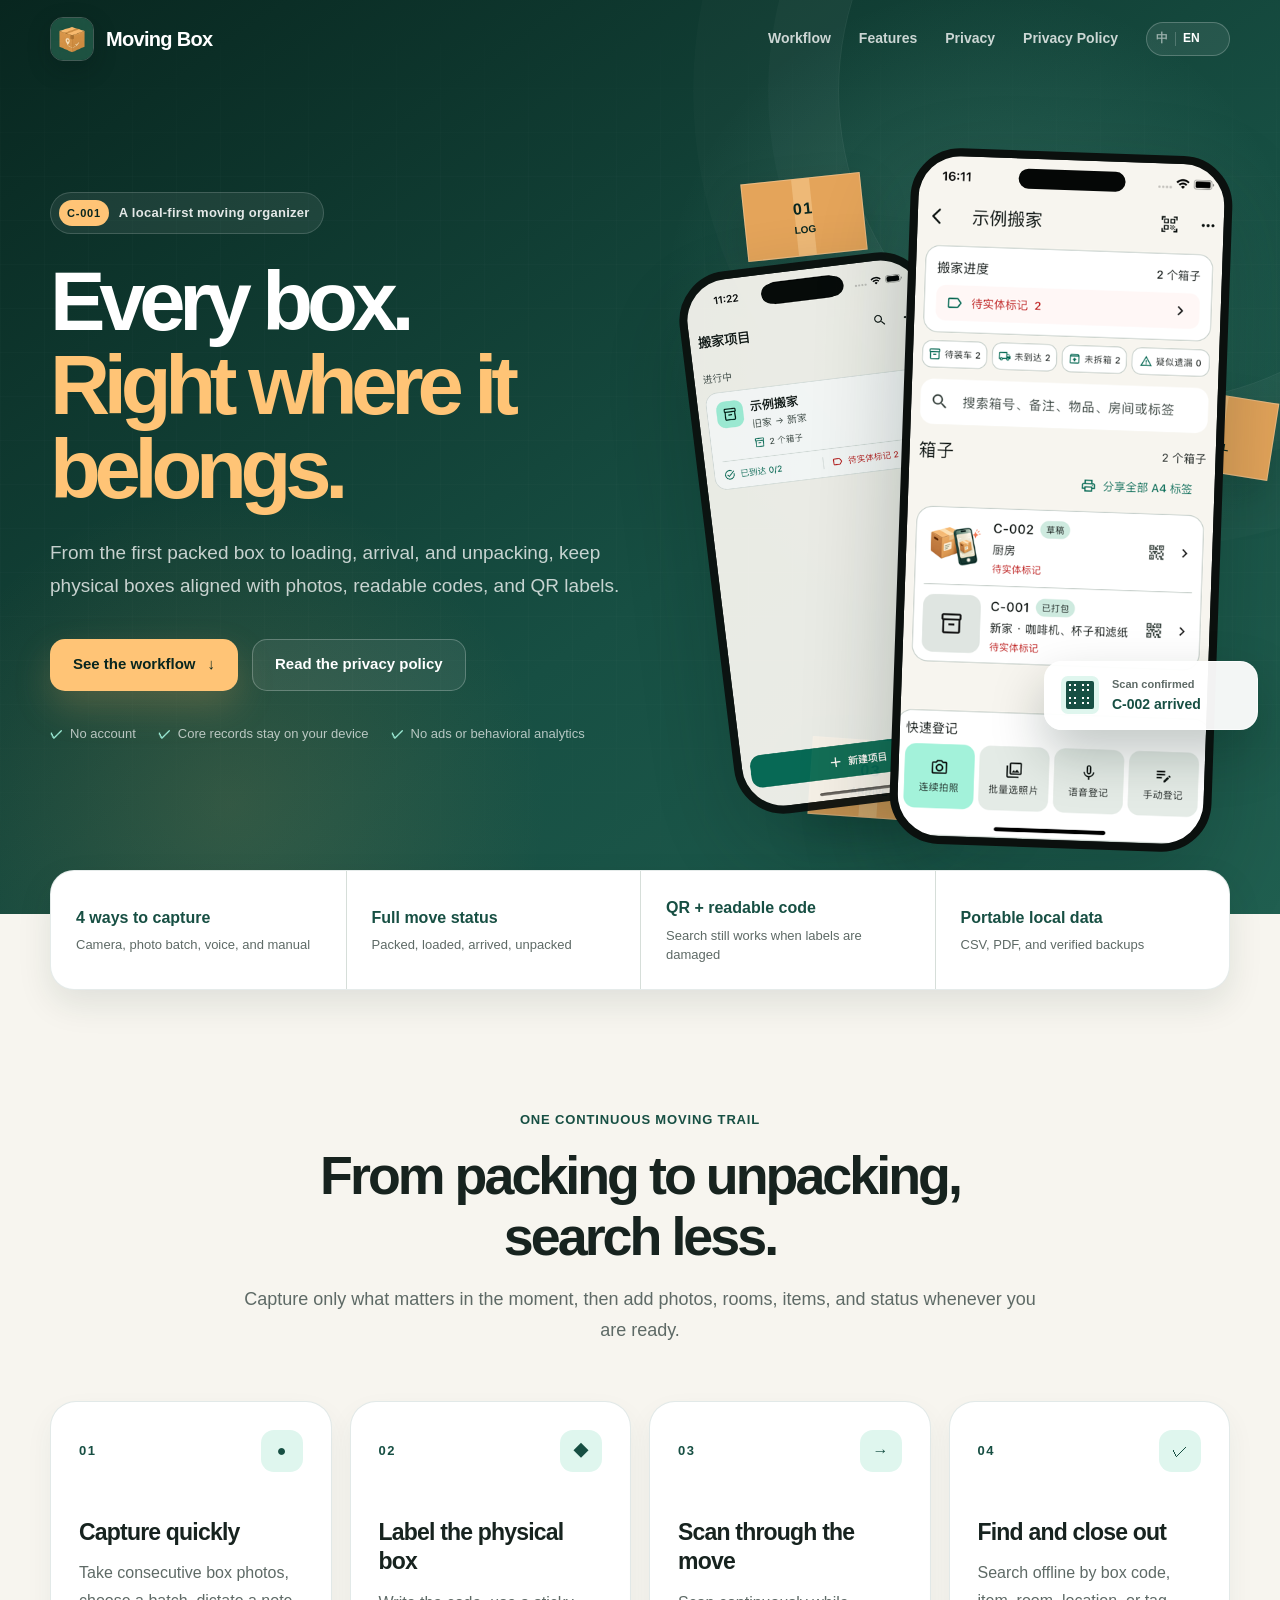
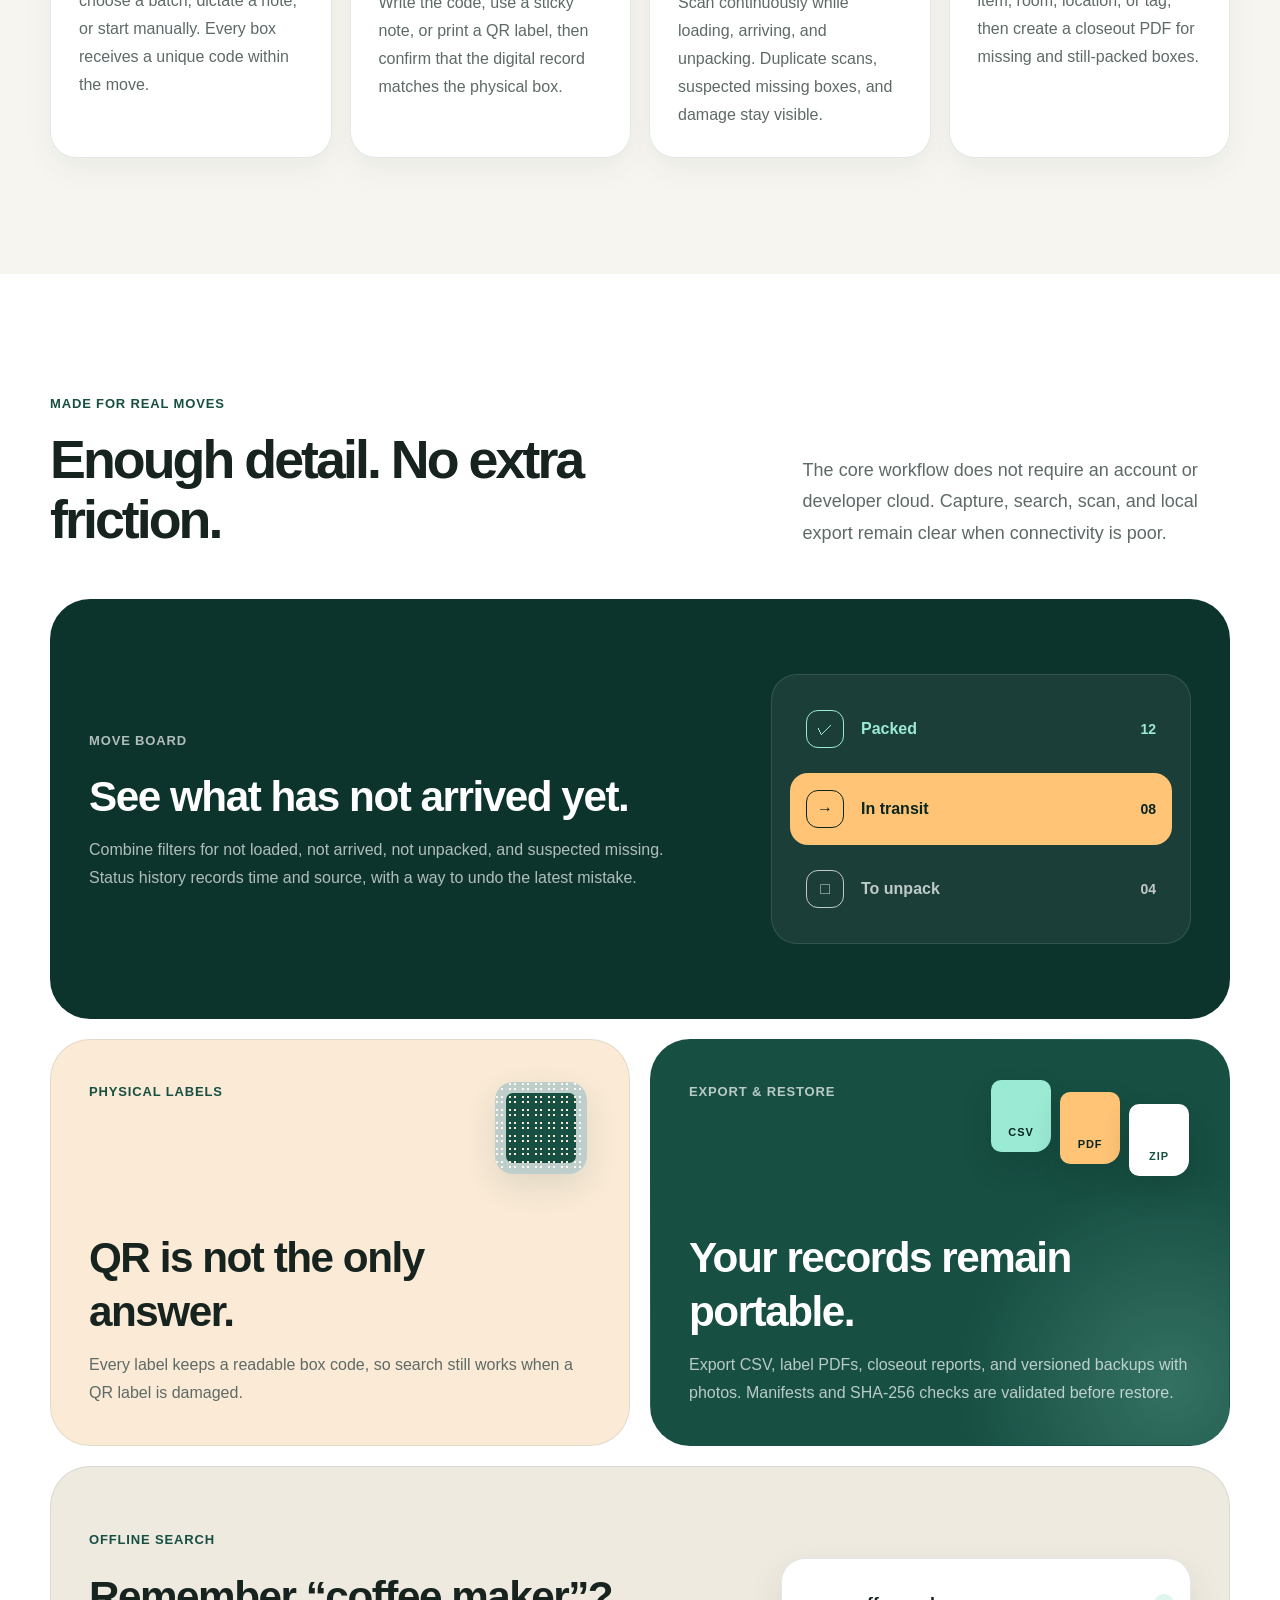
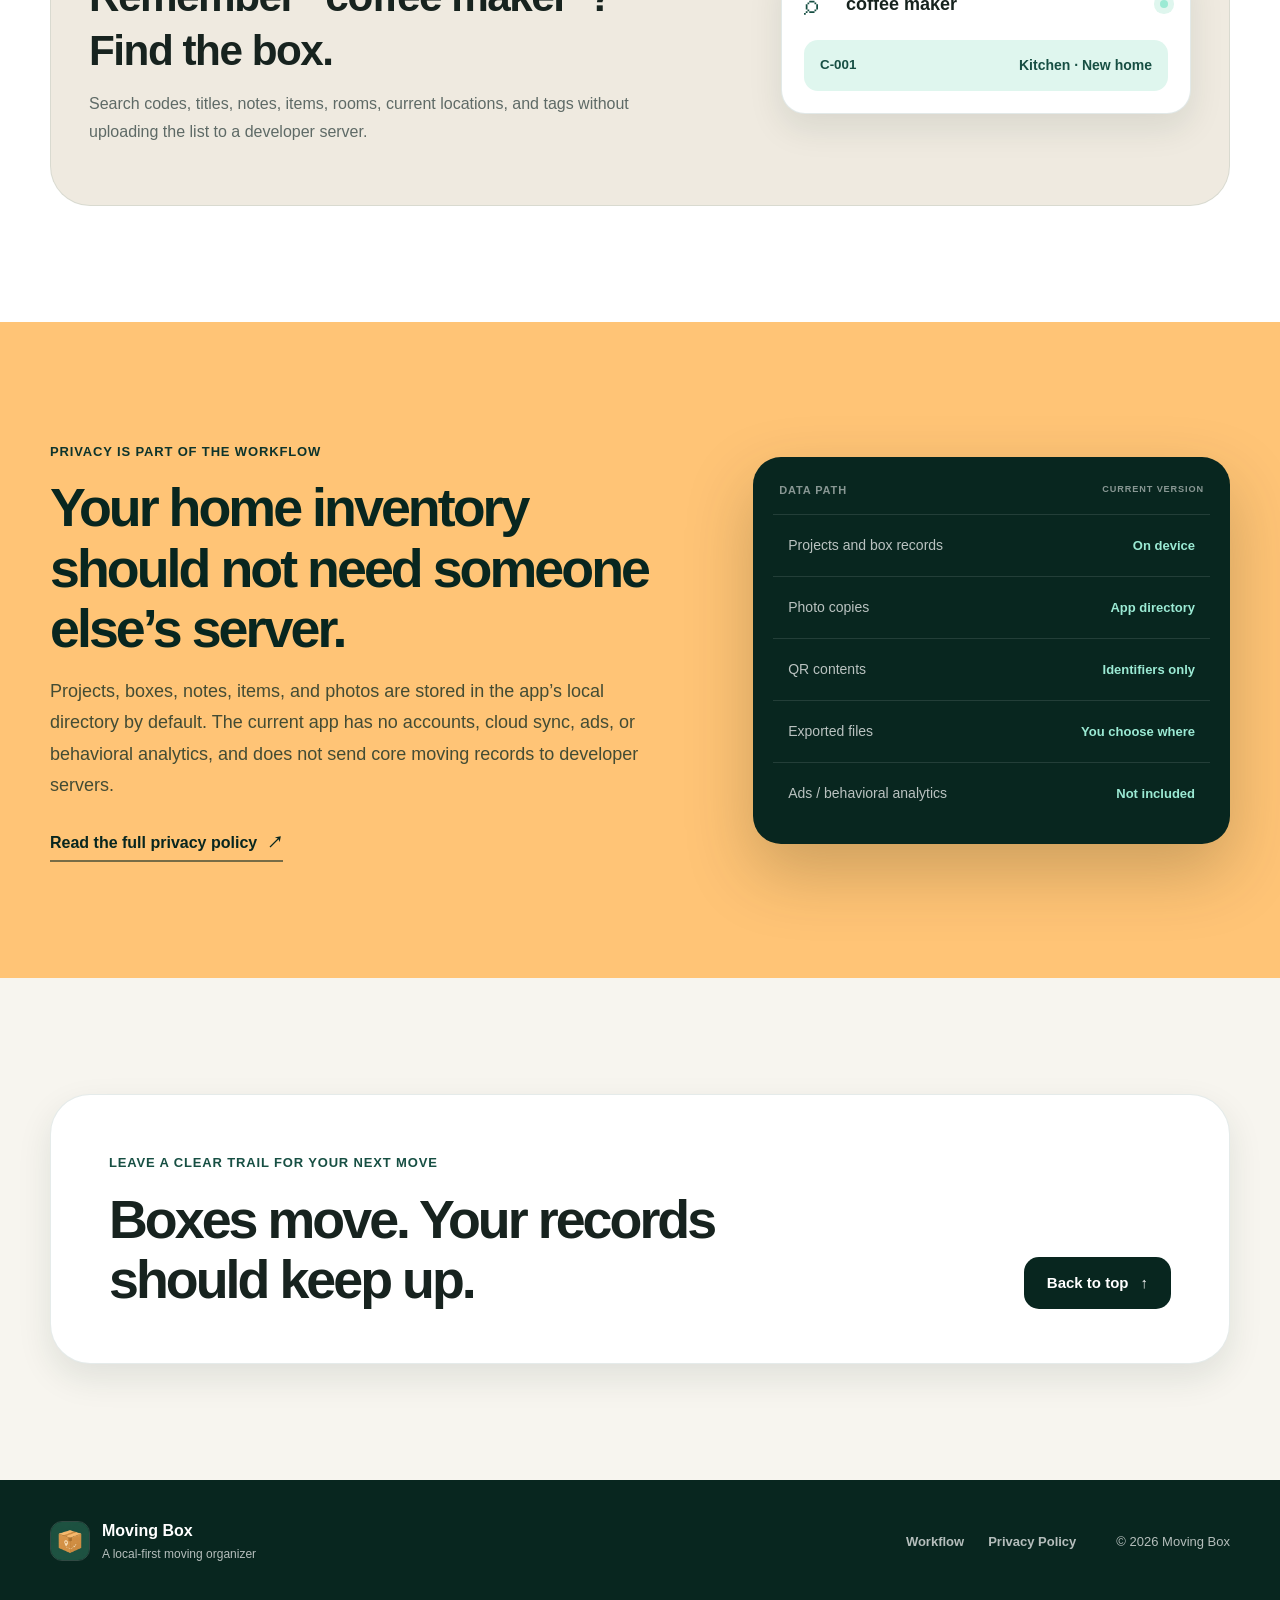
<file: website/index.html>
<!doctype html>
<html lang="zh-CN">
  <head>
    <meta charset="utf-8">
    <meta name="viewport" content="width=device-width, initial-scale=1">
    <meta name="theme-color" content="#174f43">
    <meta name="color-scheme" content="light">
    <meta
      name="description"
      content="搬家箱是一款本地优先的搬家整理工具，用照片、编号、二维码和搬运状态，把纸箱与数字记录稳稳对应起来。"
    >
    <meta property="og:type" content="website">
    <meta property="og:title" content="搬家箱 — 每一个箱子，都找得到">
    <meta
      property="og:description"
      content="快速登记、实体标记、连续扫码、离线查找。搬家的每一步，都有记录可循。"
    >
    <title>搬家箱 — 每一个箱子，都找得到</title>
    <link rel="icon" href="assets/app-icon.png">
    <link rel="apple-touch-icon" href="assets/app-icon.png">
    <link rel="stylesheet" href="styles.css">
    <script src="site.js" defer></script>
  </head>
  <body data-page="home">
    <a class="skip-link" href="#main" data-zh="跳到主要内容" data-en="Skip to main content">跳到主要内容</a>

    <header class="site-header" data-header>
      <div class="shell header-inner">
        <a
          class="brand"
          href="#top"
          data-aria-zh="搬家箱首页"
          data-aria-en="Moving Box home"
          aria-label="搬家箱首页"
        >
          <img src="assets/app-icon.png" alt="" width="44" height="44">
          <span data-zh="搬家箱" data-en="Moving Box">搬家箱</span>
        </a>

        <button
          class="menu-button"
          type="button"
          aria-expanded="false"
          aria-controls="site-nav"
          data-menu-button
        >
          <span class="sr-only" data-zh="打开导航" data-en="Open navigation">打开导航</span>
          <span></span><span></span><span></span>
        </button>

        <nav
          class="site-nav"
          id="site-nav"
          data-nav
          data-aria-zh="主要导航"
          data-aria-en="Main navigation"
          aria-label="主要导航"
        >
          <a href="#workflow" data-zh="搬家流程" data-en="Workflow">搬家流程</a>
          <a href="#features" data-zh="核心功能" data-en="Features">核心功能</a>
          <a href="#privacy" data-zh="隐私优先" data-en="Privacy">隐私优先</a>
          <a href="privacy.html" data-language-link data-zh="隐私政策" data-en="Privacy Policy">隐私政策</a>
          <div class="language-switch" role="group" aria-label="语言 / Language">
            <button type="button" data-lang-choice="zh" aria-pressed="true">中</button>
            <span aria-hidden="true"></span>
            <button type="button" data-lang-choice="en" aria-pressed="false">EN</button>
          </div>
        </nav>
      </div>
    </header>

    <main id="main">
      <section class="hero" id="top">
        <div class="route-lines" aria-hidden="true"></div>
        <div class="shell hero-layout">
          <div class="hero-copy">
            <div class="eyebrow">
              <span class="eyebrow-mark" aria-hidden="true">C-001</span>
              <span data-zh="本地优先的搬家整理工具" data-en="A local-first moving organizer">本地优先的搬家整理工具</span>
            </div>
            <h1>
              <span data-zh="每一个箱子，" data-en="Every box.">每一个箱子，</span>
              <span class="accent-text" data-zh="都找得到。" data-en="Right where it belongs.">都找得到。</span>
            </h1>
            <p class="hero-lede" data-zh="从打包前的快速登记，到装车、到达和拆箱，用照片、编号与二维码把纸箱和数字记录稳稳对应起来。" data-en="From the first packed box to loading, arrival, and unpacking, keep physical boxes aligned with photos, readable codes, and QR labels.">
              从打包前的快速登记，到装车、到达和拆箱，用照片、编号与二维码把纸箱和数字记录稳稳对应起来。
            </p>
            <div class="hero-actions">
              <a class="button button-primary" href="#workflow">
                <span data-zh="看看如何使用" data-en="See the workflow">看看如何使用</span>
                <span aria-hidden="true">↓</span>
              </a>
              <a class="button button-secondary" href="privacy.html" data-language-link>
                <span data-zh="阅读隐私政策" data-en="Read the privacy policy">阅读隐私政策</span>
              </a>
            </div>
            <ul class="trust-list" data-aria-zh="产品原则" data-aria-en="Product principles" aria-label="产品原则">
              <li><span aria-hidden="true">✓</span><span data-zh="无需注册" data-en="No account">无需注册</span></li>
              <li><span aria-hidden="true">✓</span><span data-zh="核心记录默认留在设备上" data-en="Core records stay on your device">核心记录默认留在设备上</span></li>
              <li><span aria-hidden="true">✓</span><span data-zh="无广告、无行为分析" data-en="No ads or behavioral analytics">无广告、无行为分析</span></li>
            </ul>
          </div>

          <div class="hero-visual">
            <div class="packing-card card-a" aria-hidden="true">
              <span>01</span>
              <small data-zh="登记" data-en="LOG">登记</small>
            </div>
            <div class="packing-card card-b" aria-hidden="true">
              <span>02</span>
              <small data-zh="标记" data-en="LABEL">标记</small>
            </div>
            <div class="packing-card card-c" aria-hidden="true">
              <span>03</span>
              <small data-zh="到达" data-en="ARRIVE">到达</small>
            </div>
            <div class="phone phone-main">
              <img
                src="assets/project-screen.png"
                data-alt-zh="搬家箱项目详情界面，展示搬家进度、箱子列表和快速登记入口"
                data-alt-en="Moving Box project screen showing move progress, box records, and quick capture options"
                alt="搬家箱项目详情界面，展示搬家进度、箱子列表和快速登记入口"
                width="585"
                height="1266"
              >
            </div>
            <div class="phone phone-back">
              <img
                src="assets/home-screen.png"
                data-alt-zh="搬家箱项目首页，展示示例搬家项目和进度摘要"
                data-alt-en="Moving Box home screen showing a sample move and progress summary"
                alt="搬家箱项目首页，展示示例搬家项目和进度摘要"
                width="603"
                height="1311"
              >
            </div>
            <div class="scan-chip" aria-hidden="true">
              <span class="mini-qr"></span>
              <div><small data-zh="扫码确认" data-en="Scan confirmed">扫码确认</small><strong data-zh="C-002 已到达" data-en="C-002 arrived">C-002 已到达</strong></div>
            </div>
          </div>
        </div>
      </section>

      <section class="proof-strip" aria-label="产品能力摘要">
        <div class="shell proof-grid">
          <div><strong data-zh="4 种登记方式" data-en="4 ways to capture">4 种登记方式</strong><span data-zh="连续拍照、批量选图、语音、手动" data-en="Camera, photo batch, voice, and manual">连续拍照、批量选图、语音、手动</span></div>
          <div><strong data-zh="完整搬运状态" data-en="Full move status">完整搬运状态</strong><span data-zh="已打包、已装车、已到达、已拆箱" data-en="Packed, loaded, arrived, unpacked">已打包、已装车、已到达、已拆箱</span></div>
          <div><strong data-zh="二维码 + 可读箱号" data-en="QR + readable code">二维码 + 可读箱号</strong><span data-zh="标签受损时仍可搜索" data-en="Search still works when labels are damaged">标签受损时仍可搜索</span></div>
          <div><strong data-zh="可迁移的本地数据" data-en="Portable local data">可迁移的本地数据</strong><span data-zh="CSV、PDF 与校验备份包" data-en="CSV, PDF, and verified backups">CSV、PDF 与校验备份包</span></div>
        </div>
      </section>

      <section class="section workflow-section" id="workflow">
        <div class="shell">
          <div class="section-heading centered">
            <span class="section-kicker" data-zh="一条完整的搬家线索" data-en="One continuous moving trail">一条完整的搬家线索</span>
            <h2 data-zh="从封箱到拆箱，少一次翻找。" data-en="From packing to unpacking, search less.">从封箱到拆箱，少一次翻找。</h2>
            <p data-zh="每一步只记录当下真正需要的信息，之后仍可继续补照片、房间、物品和状态。" data-en="Capture only what matters in the moment, then add photos, rooms, items, and status whenever you are ready.">每一步只记录当下真正需要的信息，之后仍可继续补照片、房间、物品和状态。</p>
          </div>

          <ol class="workflow-grid">
            <li class="workflow-card">
              <div class="step-top"><span>01</span><i aria-hidden="true">●</i></div>
              <h3 data-zh="快速登记" data-en="Capture quickly">快速登记</h3>
              <p data-zh="连续拍箱体、一次选择多张照片、说一句备注，或直接手动建箱。每个箱子自动获得项目内唯一编号。" data-en="Take consecutive box photos, choose a batch, dictate a note, or start manually. Every box receives a unique code within the move.">连续拍箱体、一次选择多张照片、说一句备注，或直接手动建箱。每个箱子自动获得项目内唯一编号。</p>
            </li>
            <li class="workflow-card">
              <div class="step-top"><span>02</span><i aria-hidden="true">◆</i></div>
              <h3 data-zh="对应实体纸箱" data-en="Label the physical box">对应实体纸箱</h3>
              <p data-zh="手写箱号、贴便利贴或打印二维码标签，并单独确认实体标记状态，避免照片和纸箱错位。" data-en="Write the code, use a sticky note, or print a QR label, then confirm that the digital record matches the physical box.">手写箱号、贴便利贴或打印二维码标签，并单独确认实体标记状态，避免照片和纸箱错位。</p>
            </li>
            <li class="workflow-card">
              <div class="step-top"><span>03</span><i aria-hidden="true">→</i></div>
              <h3 data-zh="扫码推进状态" data-en="Scan through the move">扫码推进状态</h3>
              <p data-zh="装车、到达和拆箱时连续扫码，批量推进状态；重复扫描、疑似遗漏和损坏都有明确提示。" data-en="Scan continuously while loading, arriving, and unpacking. Duplicate scans, suspected missing boxes, and damage stay visible.">装车、到达和拆箱时连续扫码，批量推进状态；重复扫描、疑似遗漏和损坏都有明确提示。</p>
            </li>
            <li class="workflow-card">
              <div class="step-top"><span>04</span><i aria-hidden="true">✓</i></div>
              <h3 data-zh="查找与收尾" data-en="Find and close out">查找与收尾</h3>
              <p data-zh="按箱号、物品、房间、位置或标签离线搜索，并生成项目收尾 PDF，快速核对未到达与未拆箱项目。" data-en="Search offline by box code, item, room, location, or tag, then create a closeout PDF for missing and still-packed boxes.">按箱号、物品、房间、位置或标签离线搜索，并生成项目收尾 PDF，快速核对未到达与未拆箱项目。</p>
            </li>
          </ol>
        </div>
      </section>

      <section class="section features-section" id="features">
        <div class="shell">
          <div class="section-heading split-heading">
            <div>
              <span class="section-kicker" data-zh="围绕真实搬家现场" data-en="Made for real moves">围绕真实搬家现场</span>
              <h2 data-zh="信息够用，操作够快。" data-en="Enough detail. No extra friction.">信息够用，操作够快。</h2>
            </div>
            <p data-zh="核心流程不依赖账号或云端。网络不稳定时，登记、搜索、扫码和本地导出仍有清晰的使用路径。" data-en="The core workflow does not require an account or developer cloud. Capture, search, scan, and local export remain clear when connectivity is poor.">核心流程不依赖账号或云端。网络不稳定时，登记、搜索、扫码和本地导出仍有清晰的使用路径。</p>
          </div>

          <div class="feature-bento">
            <article class="feature-tile feature-wide status-feature">
              <div class="feature-copy">
                <span class="mini-kicker" data-zh="搬运看板" data-en="MOVE BOARD">搬运看板</span>
                <h3 data-zh="哪些还没到，打开就知道。" data-en="See what has not arrived yet.">哪些还没到，打开就知道。</h3>
                <p data-zh="待装车、未到达、未拆箱和疑似遗漏可组合筛选。每次状态变化保留时间与操作来源，并可撤销最近一次误操作。" data-en="Combine filters for not loaded, not arrived, not unpacked, and suspected missing. Status history records time and source, with a way to undo the latest mistake.">待装车、未到达、未拆箱和疑似遗漏可组合筛选。每次状态变化保留时间与操作来源，并可撤销最近一次误操作。</p>
              </div>
              <div class="status-demo" aria-hidden="true">
                <div class="status-row is-done"><span>✓</span><b data-zh="已打包" data-en="Packed">已打包</b><small>12</small></div>
                <div class="status-row is-live"><span>→</span><b data-zh="运输中" data-en="In transit">运输中</b><small>08</small></div>
                <div class="status-row"><span>□</span><b data-zh="待拆箱" data-en="To unpack">待拆箱</b><small>04</small></div>
              </div>
            </article>

            <article class="feature-tile qr-feature">
              <span class="mini-kicker" data-zh="实体标记" data-en="PHYSICAL LABELS">实体标记</span>
              <div class="large-qr" aria-hidden="true"></div>
              <h3 data-zh="二维码不是唯一答案。" data-en="QR is not the only answer.">二维码不是唯一答案。</h3>
              <p data-zh="标签同时保留肉眼可读箱号。即使二维码污损，仍可按编号和内容搜索。" data-en="Every label keeps a readable box code, so search still works when a QR label is damaged.">标签同时保留肉眼可读箱号。即使二维码污损，仍可按编号和内容搜索。</p>
            </article>

            <article class="feature-tile export-feature">
              <span class="mini-kicker" data-zh="导出与恢复" data-en="EXPORT &amp; RESTORE">导出与恢复</span>
              <h3 data-zh="记录在你手里，也能带走。" data-en="Your records remain portable.">记录在你手里，也能带走。</h3>
              <p data-zh="导出 CSV、标签 PDF、收尾报告和带照片的版本化备份包；恢复前先验证清单与 SHA-256 校验和。" data-en="Export CSV, label PDFs, closeout reports, and versioned backups with photos. Manifests and SHA-256 checks are validated before restore.">导出 CSV、标签 PDF、收尾报告和带照片的版本化备份包；恢复前先验证清单与 SHA-256 校验和。</p>
              <div class="file-stack" aria-hidden="true"><span>CSV</span><span>PDF</span><span>ZIP</span></div>
            </article>

            <article class="feature-tile search-feature">
              <div class="feature-copy">
                <span class="mini-kicker" data-zh="离线搜索" data-en="OFFLINE SEARCH">离线搜索</span>
                <h3 data-zh="记得“咖啡机”，就能找到那个箱子。" data-en="Remember “coffee maker”? Find the box.">记得“咖啡机”，就能找到那个箱子。</h3>
                <p data-zh="搜索箱号、标题、备注、物品、房间、当前位置和标签，不需要把清单上传到服务器。" data-en="Search codes, titles, notes, items, rooms, current locations, and tags without uploading the list to a developer server.">搜索箱号、标题、备注、物品、房间、当前位置和标签，不需要把清单上传到服务器。</p>
              </div>
              <div class="search-demo" aria-hidden="true">
                <span>⌕</span><b data-zh="咖啡机" data-en="coffee maker">咖啡机</b><i></i>
                <div><small>C-001</small><strong data-zh="厨房 · 新家" data-en="Kitchen · New home">厨房 · 新家</strong></div>
              </div>
            </article>
          </div>
        </div>
      </section>

      <section class="section privacy-section" id="privacy">
        <div class="shell privacy-layout">
          <div class="privacy-copy">
            <span class="section-kicker section-kicker-light" data-zh="隐私不是附加项" data-en="Privacy is part of the workflow">隐私不是附加项</span>
            <h2 data-zh="家的物品清单，不该先经过别人的服务器。" data-en="Your home inventory should not need someone else’s server.">家的物品清单，不该先经过别人的服务器。</h2>
            <p data-zh="项目、箱子、备注、物品和照片默认保存在应用目录。应用当前不提供账号、云同步、广告或行为分析，也不把核心搬家记录发送给开发者服务器。" data-en="Projects, boxes, notes, items, and photos are stored in the app’s local directory by default. The current app has no accounts, cloud sync, ads, or behavioral analytics, and does not send core moving records to developer servers.">项目、箱子、备注、物品和照片默认保存在应用目录。应用当前不提供账号、云同步、广告或行为分析，也不把核心搬家记录发送给开发者服务器。</p>
            <a class="text-link" href="privacy.html" data-language-link>
              <span data-zh="查看完整隐私政策" data-en="Read the full privacy policy">查看完整隐私政策</span><span aria-hidden="true">↗</span>
            </a>
          </div>
          <div class="privacy-ledger">
            <div class="ledger-head"><span data-zh="数据路径" data-en="DATA PATH">数据路径</span><small data-zh="当前版本" data-en="CURRENT VERSION">当前版本</small></div>
            <div class="ledger-row"><span data-zh="项目与箱子记录" data-en="Projects and box records">项目与箱子记录</span><strong data-zh="本机" data-en="On device">本机</strong></div>
            <div class="ledger-row"><span data-zh="照片副本" data-en="Photo copies">照片副本</span><strong data-zh="应用目录" data-en="App directory">应用目录</strong></div>
            <div class="ledger-row"><span data-zh="二维码内容" data-en="QR contents">二维码内容</span><strong data-zh="仅标识信息" data-en="Identifiers only">仅标识信息</strong></div>
            <div class="ledger-row"><span data-zh="导出文件" data-en="Exported files">导出文件</span><strong data-zh="由你选择去向" data-en="You choose where">由你选择去向</strong></div>
            <div class="ledger-row"><span data-zh="广告 / 行为分析" data-en="Ads / behavioral analytics">广告 / 行为分析</span><strong data-zh="未接入" data-en="Not included">未接入</strong></div>
          </div>
        </div>
      </section>

      <section class="section closing-section">
        <div class="shell closing-card">
          <div>
            <span class="section-kicker" data-zh="为下一次搬家留一条清晰线索" data-en="Leave a clear trail for your next move">为下一次搬家留一条清晰线索</span>
            <h2 data-zh="箱子会移动，记录别跟丢。" data-en="Boxes move. Your records should keep up.">箱子会移动，记录别跟丢。</h2>
          </div>
          <a class="button button-dark" href="#top"><span data-zh="返回顶部" data-en="Back to top">返回顶部</span><span aria-hidden="true">↑</span></a>
        </div>
      </section>
    </main>

    <footer class="site-footer">
      <div class="shell footer-inner">
        <div class="footer-brand">
          <img src="assets/app-icon.png" alt="" width="40" height="40">
          <div><strong data-zh="搬家箱" data-en="Moving Box">搬家箱</strong><small data-zh="本地优先的搬家整理工具" data-en="A local-first moving organizer">本地优先的搬家整理工具</small></div>
        </div>
        <nav data-aria-zh="页脚导航" data-aria-en="Footer navigation" aria-label="页脚导航">
          <a href="#workflow" data-zh="搬家流程" data-en="Workflow">搬家流程</a>
          <a href="privacy.html" data-language-link data-zh="隐私政策" data-en="Privacy Policy">隐私政策</a>
        </nav>
        <p>© <span data-current-year>2026</span> <span data-zh="搬家箱" data-en="Moving Box">搬家箱</span></p>
      </div>
    </footer>
  </body>
</html>
</file>
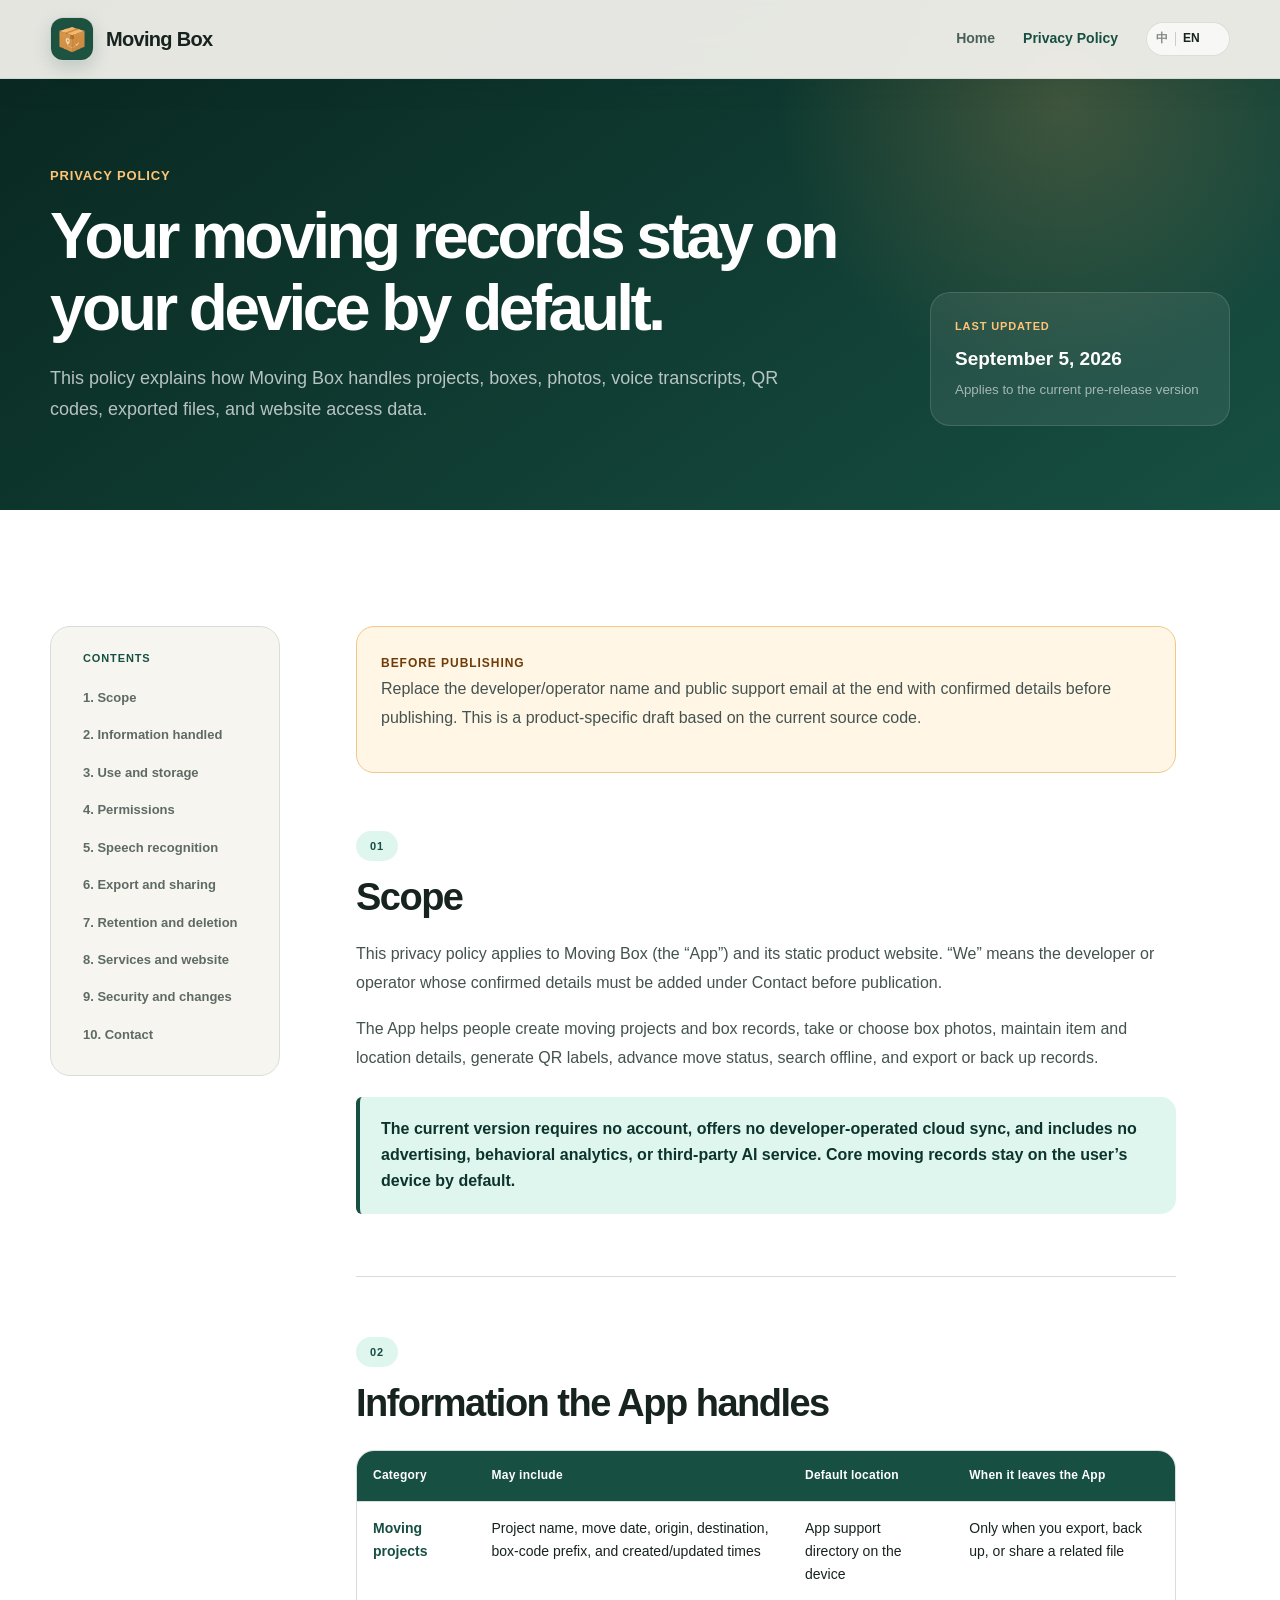
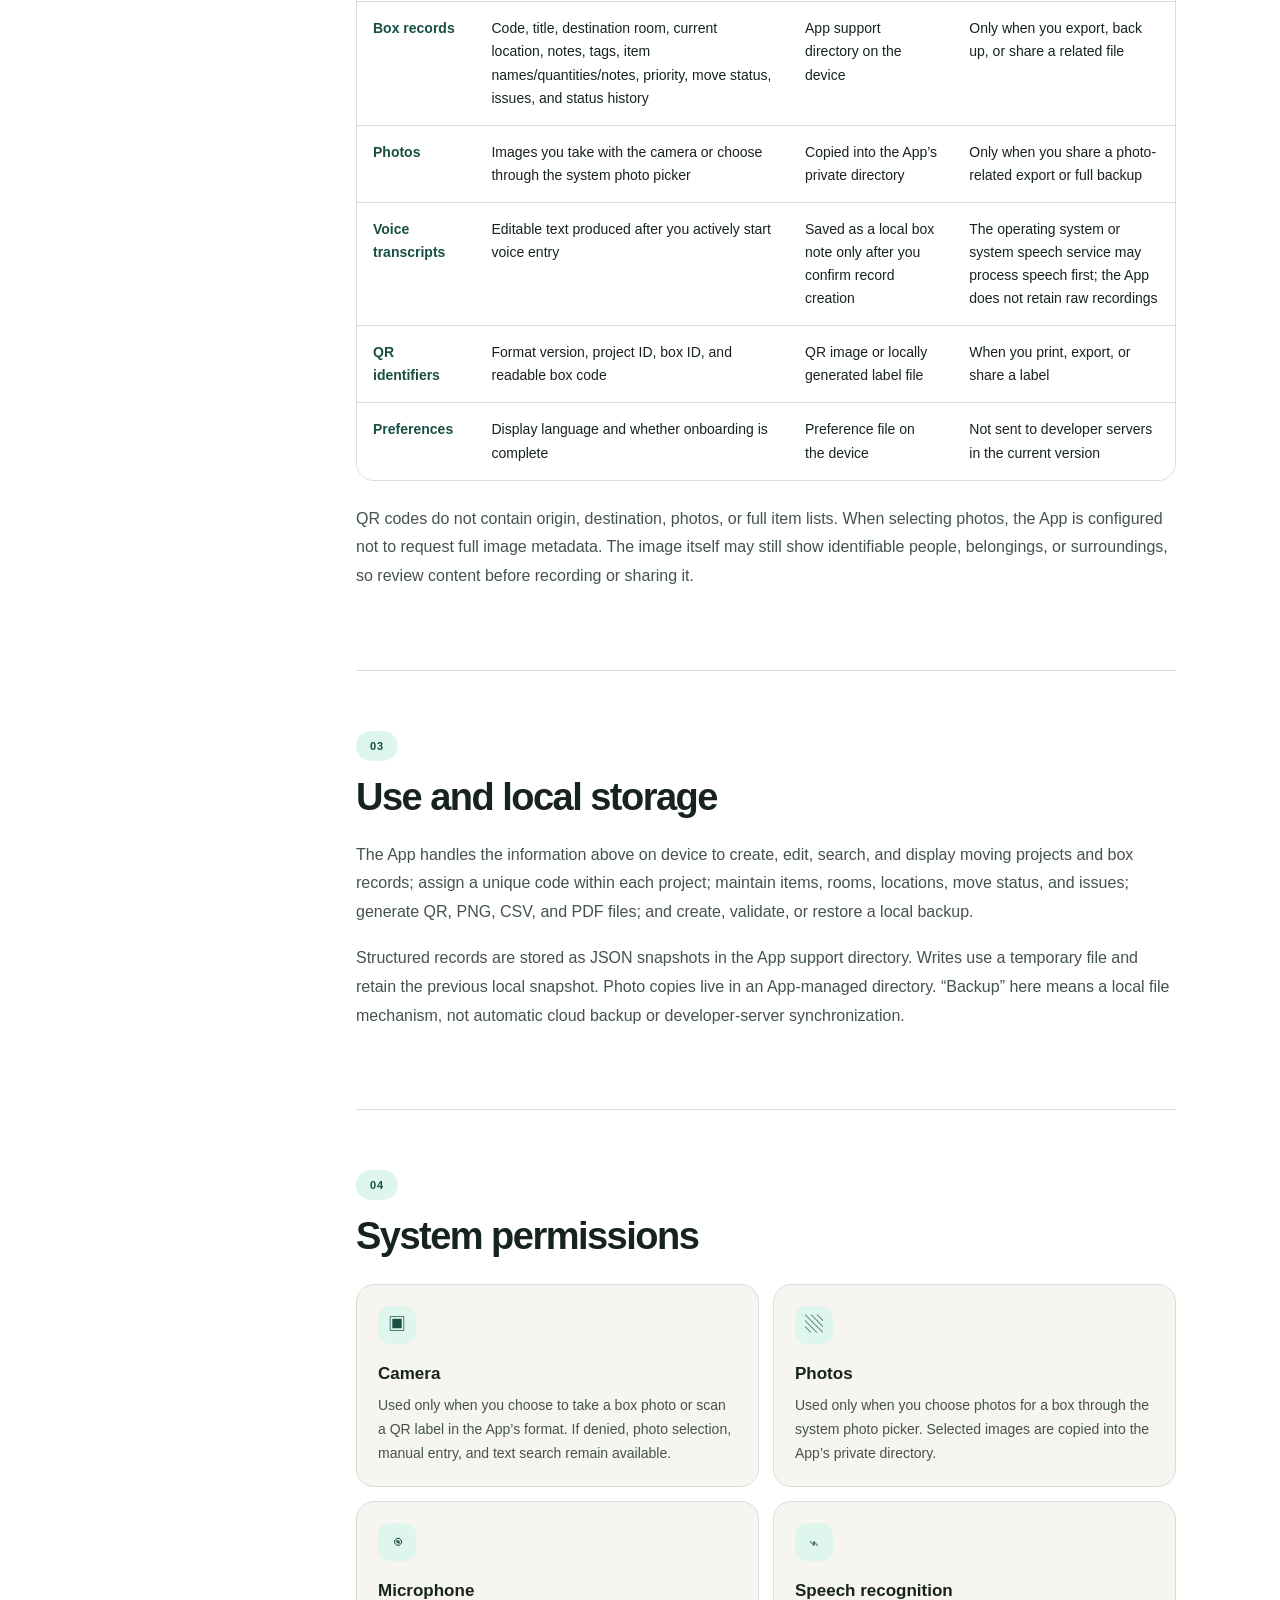
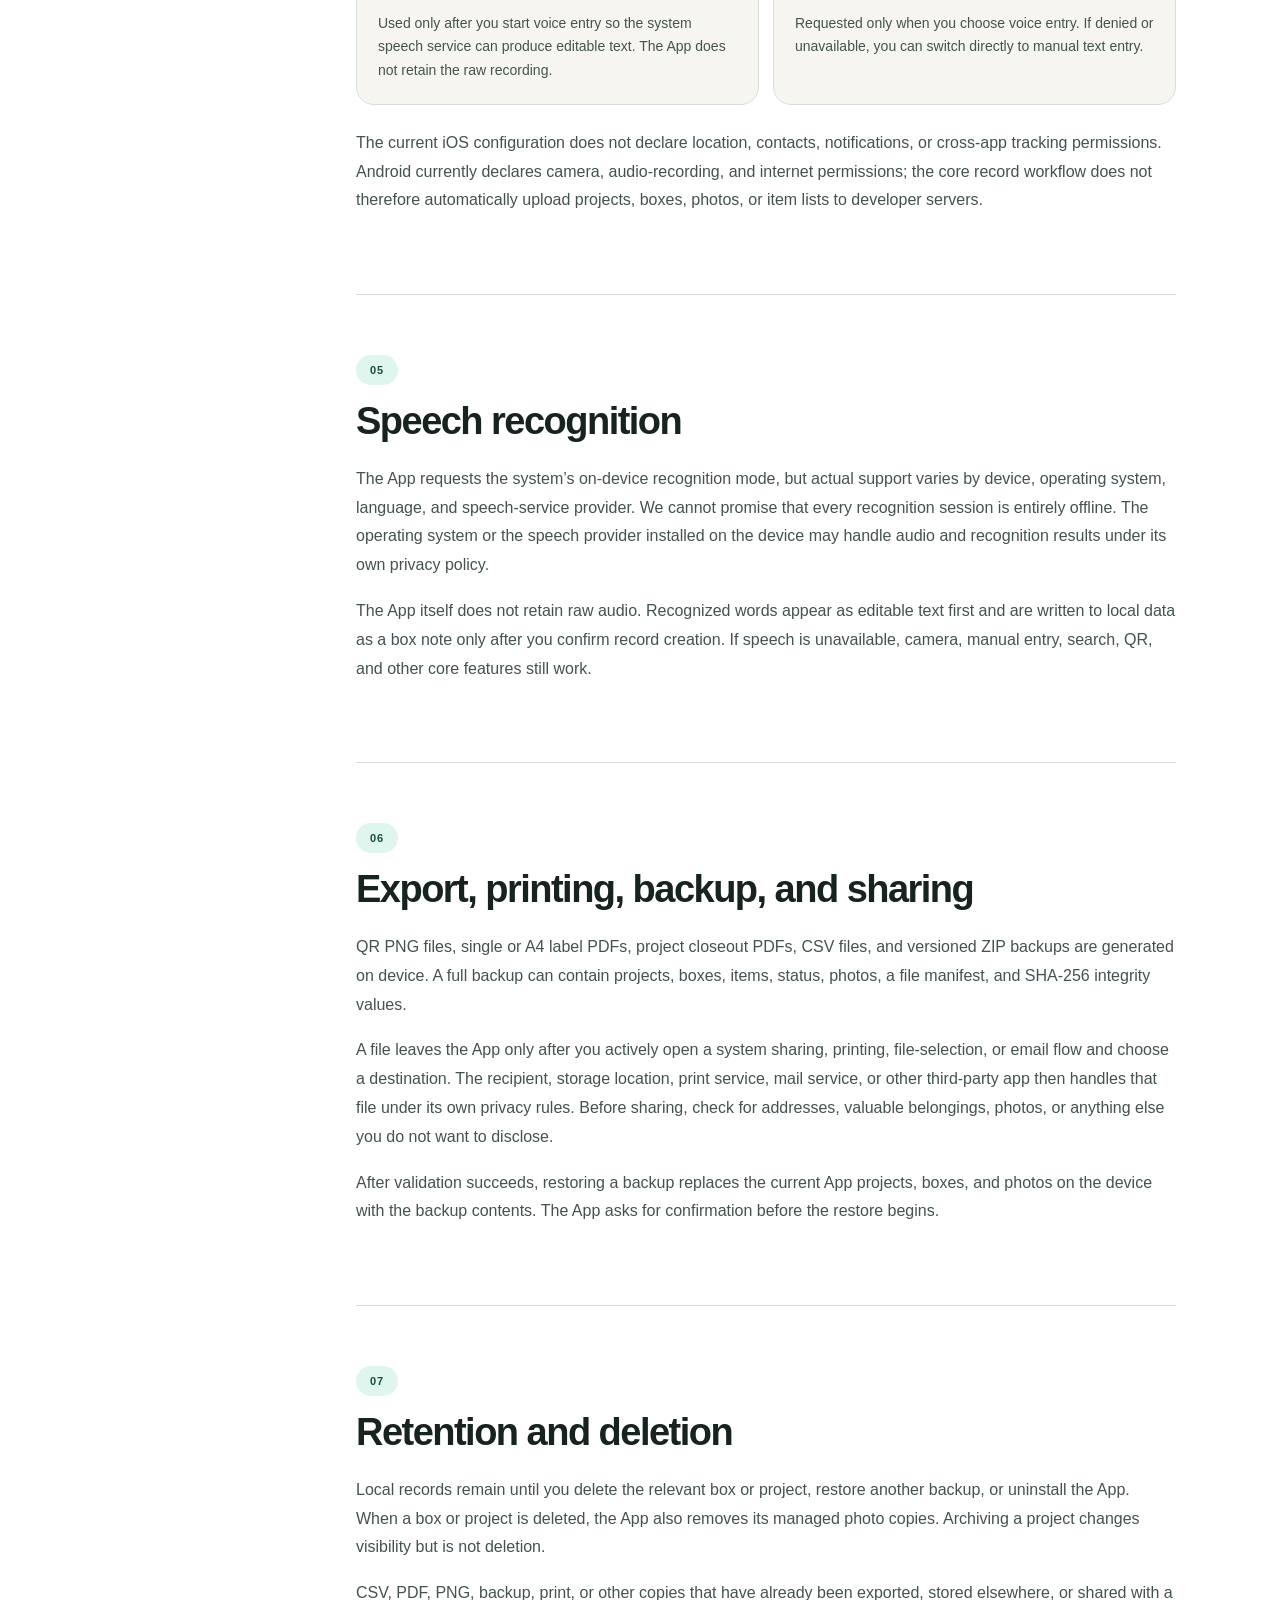
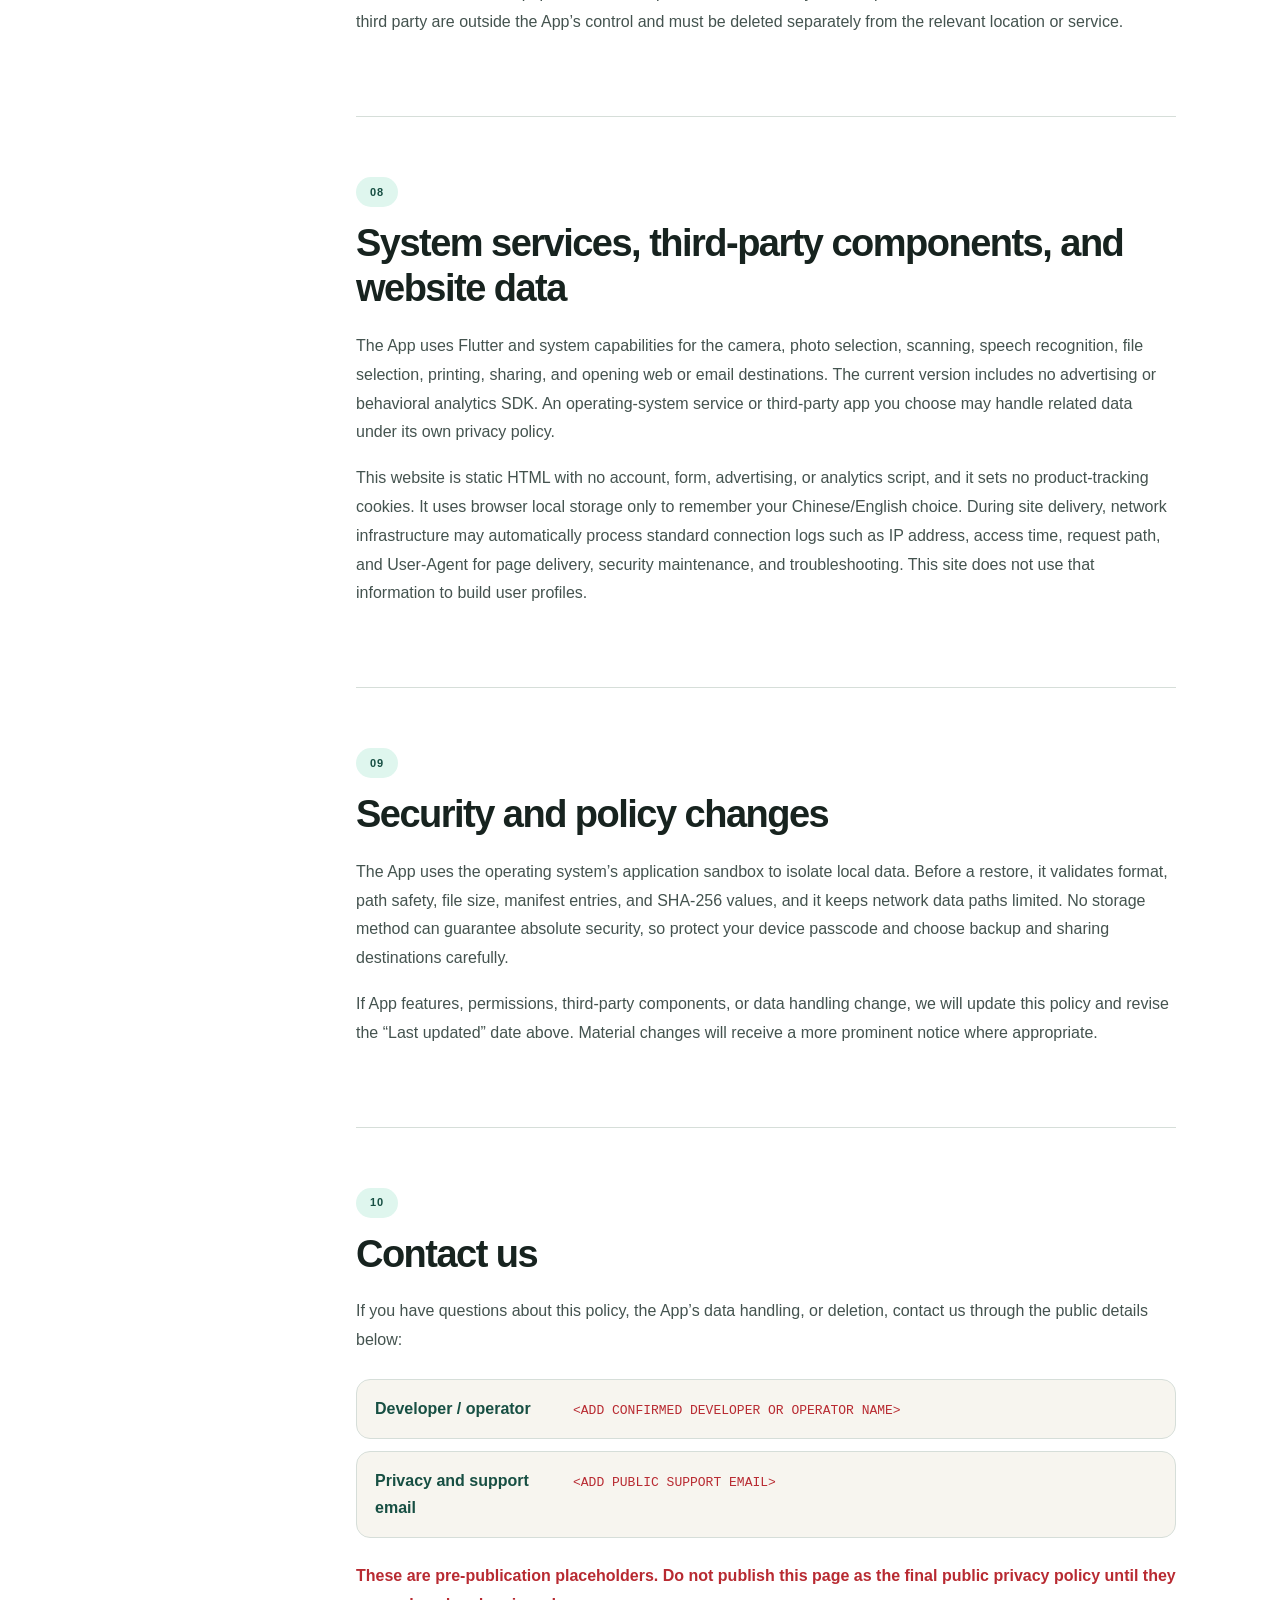
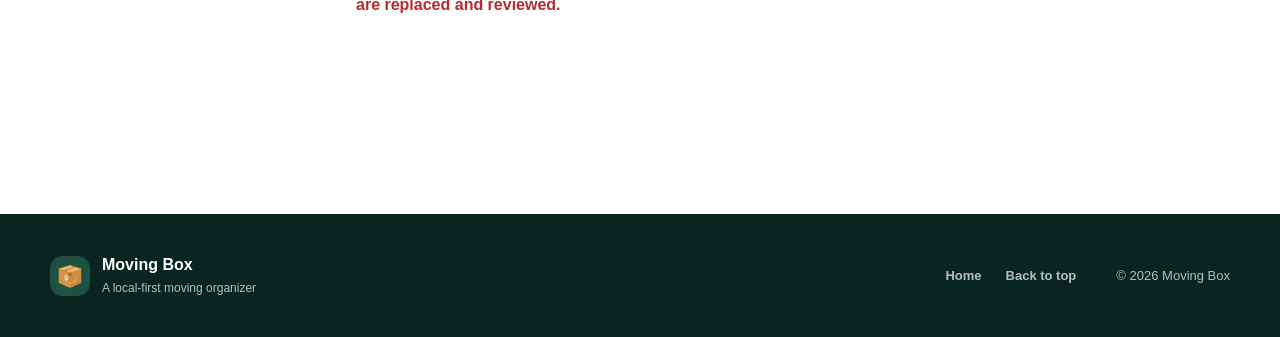
<file: website/privacy.html>
<!doctype html>
<html lang="zh-CN">
  <head>
    <meta charset="utf-8">
    <meta name="viewport" content="width=device-width, initial-scale=1">
    <meta name="theme-color" content="#174f43">
    <meta name="color-scheme" content="light">
    <meta
      name="description"
      content="了解搬家箱如何处理本地记录、照片、语音识别、二维码、导出、备份与系统权限。"
    >
    <meta property="og:type" content="website">
    <meta property="og:title" content="搬家箱隐私政策">
    <meta
      property="og:description"
      content="搬家箱的本地存储、权限、分享、备份、删除与网站数据说明。"
    >
    <title>搬家箱隐私政策</title>
    <link rel="icon" href="assets/app-icon.png">
    <link rel="apple-touch-icon" href="assets/app-icon.png">
    <link rel="stylesheet" href="styles.css">
    <script src="site.js" defer></script>
  </head>
  <body class="policy-page" data-page="privacy">
    <a class="skip-link" href="#policy" data-zh="跳到隐私政策" data-en="Skip to privacy policy">跳到隐私政策</a>

    <header class="site-header policy-header is-scrolled" data-header>
      <div class="shell header-inner">
        <a
          class="brand"
          href="index.html"
          data-language-link
          data-aria-zh="返回搬家箱官网"
          data-aria-en="Return to Moving Box home"
          aria-label="返回搬家箱官网"
        >
          <img src="assets/app-icon.png" alt="" width="44" height="44">
          <span data-zh="搬家箱" data-en="Moving Box">搬家箱</span>
        </a>

        <button
          class="menu-button"
          type="button"
          aria-expanded="false"
          aria-controls="site-nav"
          data-menu-button
        >
          <span class="sr-only" data-zh="打开导航" data-en="Open navigation">打开导航</span>
          <span></span><span></span><span></span>
        </button>

        <nav
          class="site-nav"
          id="site-nav"
          data-nav
          data-aria-zh="主要导航"
          data-aria-en="Main navigation"
          aria-label="主要导航"
        >
          <a href="index.html" data-language-link data-zh="官网" data-en="Home">官网</a>
          <a href="#policy" aria-current="page" data-zh="隐私政策" data-en="Privacy Policy">隐私政策</a>
          <div class="language-switch" role="group" aria-label="语言 / Language">
            <button type="button" data-lang-choice="zh" aria-pressed="true">中</button>
            <span aria-hidden="true"></span>
            <button type="button" data-lang-choice="en" aria-pressed="false">EN</button>
          </div>
        </nav>
      </div>
    </header>

    <main id="policy">
      <section class="policy-hero">
        <div class="shell policy-hero-layout">
          <div>
            <span class="policy-label" data-zh="隐私政策" data-en="PRIVACY POLICY">隐私政策</span>
            <h1 data-zh="你的搬家记录，默认留在你的设备上。" data-en="Your moving records stay on your device by default.">你的搬家记录，默认留在你的设备上。</h1>
            <p data-zh="本政策说明搬家箱如何处理项目、箱子、照片、语音转写、二维码、导出文件与网站访问数据。" data-en="This policy explains how Moving Box handles projects, boxes, photos, voice transcripts, QR codes, exported files, and website access data.">本政策说明搬家箱如何处理项目、箱子、照片、语音转写、二维码、导出文件与网站访问数据。</p>
          </div>
          <div class="policy-meta-card">
            <span data-zh="最后更新" data-en="LAST UPDATED">最后更新</span>
            <strong data-zh="2026 年 9 月 5 日" data-en="September 5, 2026">2026 年 9 月 5 日</strong>
            <small data-zh="适用于当前发布前版本" data-en="Applies to the current pre-release version">适用于当前发布前版本</small>
          </div>
        </div>
      </section>

      <section class="policy-shell section">
        <div class="shell policy-layout">
          <aside class="policy-nav" data-aria-zh="隐私政策目录" data-aria-en="Privacy policy contents" aria-label="隐私政策目录">
            <span data-zh="目录" data-en="CONTENTS">目录</span>
            <a href="#zh-overview" data-anchor-zh="zh-overview" data-anchor-en="en-overview" data-zh="1. 政策范围" data-en="1. Scope">1. 政策范围</a>
            <a href="#zh-data" data-anchor-zh="zh-data" data-anchor-en="en-data" data-zh="2. 处理的信息" data-en="2. Information handled">2. 处理的信息</a>
            <a href="#zh-use" data-anchor-zh="zh-use" data-anchor-en="en-use" data-zh="3. 使用与存储" data-en="3. Use and storage">3. 使用与存储</a>
            <a href="#zh-permissions" data-anchor-zh="zh-permissions" data-anchor-en="en-permissions" data-zh="4. 系统权限" data-en="4. Permissions">4. 系统权限</a>
            <a href="#zh-speech" data-anchor-zh="zh-speech" data-anchor-en="en-speech" data-zh="5. 语音识别" data-en="5. Speech recognition">5. 语音识别</a>
            <a href="#zh-share" data-anchor-zh="zh-share" data-anchor-en="en-share" data-zh="6. 导出与分享" data-en="6. Export and sharing">6. 导出与分享</a>
            <a href="#zh-retention" data-anchor-zh="zh-retention" data-anchor-en="en-retention" data-zh="7. 保留与删除" data-en="7. Retention and deletion">7. 保留与删除</a>
            <a href="#zh-services" data-anchor-zh="zh-services" data-anchor-en="en-services" data-zh="8. 系统服务与网站" data-en="8. Services and website">8. 系统服务与网站</a>
            <a href="#zh-security" data-anchor-zh="zh-security" data-anchor-en="en-security" data-zh="9. 安全与变更" data-en="9. Security and changes">9. 安全与变更</a>
            <a href="#zh-contact" data-anchor-zh="zh-contact" data-anchor-en="en-contact" data-zh="10. 联系我们" data-en="10. Contact">10. 联系我们</a>
          </aside>

          <article class="policy-article">
            <div class="publication-warning">
              <strong data-zh="发布前提示" data-en="BEFORE PUBLISHING">发布前提示</strong>
              <p data-zh="请先将文末的开发者/运营者名称与公开支持邮箱替换为已确认的信息。本页当前是基于项目源码生成的产品专用草案。" data-en="Replace the developer/operator name and public support email at the end with confirmed details before publishing. This is a product-specific draft based on the current source code.">请先将文末的开发者/运营者名称与公开支持邮箱替换为已确认的信息。本页当前是基于项目源码生成的产品专用草案。</p>
            </div>

            <div data-language-panel="zh">
              <section id="zh-overview">
                <span class="policy-number">01</span>
                <h2>政策范围</h2>
                <p>本隐私政策适用于“搬家箱”（以下简称“本应用”）以及本应用的静态官网。文中的“我们”指正式发布前在“联系我们”中填写的开发者或运营者。</p>
                <p>本应用帮助用户在搬家过程中建立项目与箱子记录、拍摄或选择箱体照片、维护物品与位置、生成二维码标签、推进搬运状态、离线搜索并导出或备份资料。</p>
                <div class="policy-callout">当前版本不要求创建账号，不提供开发者云同步，也未接入广告、行为分析或第三方 AI 服务。核心搬家记录默认保存在用户设备上。</div>
              </section>

              <section id="zh-data">
                <span class="policy-number">02</span>
                <h2>本应用处理的信息</h2>
                <div class="policy-table-wrap" tabindex="0" aria-label="信息处理说明表">
                  <table>
                    <thead><tr><th>类别</th><th>可能包含</th><th>默认位置</th><th>何时离开本应用</th></tr></thead>
                    <tbody>
                      <tr><td>搬家项目</td><td>项目名称、搬家日期、出发地、目的地、箱号前缀、创建与更新时间</td><td>设备上的应用支持目录</td><td>仅在用户导出、备份或分享相关文件时</td></tr>
                      <tr><td>箱子记录</td><td>箱号、标题、目的房间、当前位置、备注、标签、物品名称/数量/备注、优先级、搬运状态、异常与状态历史</td><td>设备上的应用支持目录</td><td>仅在用户导出、备份或分享相关文件时</td></tr>
                      <tr><td>照片</td><td>用户使用相机拍摄或从系统照片选择器选择的图片</td><td>复制到本应用的私有目录</td><td>仅在用户分享照片相关导出或完整备份时</td></tr>
                      <tr><td>语音转写</td><td>用户主动开始语音登记后获得的可编辑文字</td><td>用户确认创建记录后，作为箱子备注保存在本机</td><td>可能先由操作系统或系统语音服务处理；本应用不保存原始录音</td></tr>
                      <tr><td>二维码标识</td><td>格式版本、项目 ID、箱子 ID 和肉眼可读箱号</td><td>二维码图像或本地生成的标签文件</td><td>用户打印、导出或分享标签时</td></tr>
                      <tr><td>偏好设置</td><td>界面语言、是否完成新手引导</td><td>设备上的应用偏好文件</td><td>当前版本不发送到开发者服务器</td></tr>
                    </tbody>
                  </table>
                </div>
                <p>二维码不写入出发地、目的地、照片或完整物品清单。照片选择时，本应用设置为不请求完整图片元数据；但用户选择的图片内容本身可能包含可识别的人、物品或环境信息，请在记录与分享前自行检查。</p>
              </section>

              <section id="zh-use">
                <span class="policy-number">03</span>
                <h2>使用方式与本地存储</h2>
                <p>本应用在设备上处理上述信息，用于创建、编辑、搜索和展示搬家项目及箱子记录；分配项目内唯一箱号；维护物品、房间、位置、搬运状态和异常；生成二维码、PNG、CSV 与 PDF；以及创建、校验和恢复本地备份。</p>
                <p>结构化记录以 JSON 快照保存在应用支持目录，应用写入时使用临时文件，并保留上一份本地备份。照片副本保存在同一应用管理目录下。这里的“备份”均指本地文件机制，并不代表自动云备份或开发者服务器同步。</p>
              </section>

              <section id="zh-permissions">
                <span class="policy-number">04</span>
                <h2>系统权限</h2>
                <div class="permission-grid">
                  <article><span aria-hidden="true">▣</span><h3>相机</h3><p>仅在用户主动拍摄箱体照片或扫描本应用格式的二维码标签时使用。拒绝后仍可选择照片、手动登记和文字搜索。</p></article>
                  <article><span aria-hidden="true">▧</span><h3>照片</h3><p>仅在用户从系统照片选择器为箱子选择照片时使用。所选照片会复制到本应用的私有目录。</p></article>
                  <article><span aria-hidden="true">◉</span><h3>麦克风</h3><p>仅在用户主动开始语音登记时采集语音，供系统语音识别生成可编辑文字。本应用不长期保存原始音频。</p></article>
                  <article><span aria-hidden="true">⌁</span><h3>语音识别</h3><p>仅在用户选择语音登记时请求。拒绝或不可用时，可直接切换到手动文字登记。</p></article>
                </div>
                <p>当前 iOS 配置未声明定位、通讯录、通知或跨应用跟踪权限。Android 当前声明相机、录音和网络权限；核心记录流程不因此自动向开发者服务器上传项目、箱子、照片或物品清单。</p>
              </section>

              <section id="zh-speech">
                <span class="policy-number">05</span>
                <h2>语音识别的特殊说明</h2>
                <p>本应用会向系统语音能力请求“设备端识别”模式，但不同设备、系统、语言和语音服务提供方的实际支持情况不同，不能保证所有语音识别都完全离线完成。系统或设备上的语音识别服务可能按照其自身隐私政策处理音频和识别结果。</p>
                <p>本应用本身不保存原始录音。识别出的文字会先显示为可编辑内容，只有在用户确认创建箱子记录后，才作为备注写入本地数据。语音不可用不会影响拍照、手动登记、搜索、二维码和其他核心功能。</p>
              </section>

              <section id="zh-share">
                <span class="policy-number">06</span>
                <h2>导出、打印、备份与分享</h2>
                <p>二维码 PNG、单个或 A4 标签 PDF、项目收尾 PDF、CSV 与版本化 ZIP 备份包均由本应用在设备上生成。完整备份可包含项目、箱子、物品、状态、照片、文件清单与 SHA-256 完整性校验值。</p>
                <p>只有在用户主动打开系统分享、打印、文件选择或邮件等功能并选择目标后，相关文件才会离开本应用。接收人、存储位置、打印服务、邮件服务或其他第三方应用将按照其自身隐私规则处理文件。分享前请检查是否包含住址、贵重物品、照片或其他不希望披露的内容。</p>
                <p>恢复备份会在校验通过后，用备份中的项目、箱子和照片替换设备上的现有应用数据；本应用会在开始前要求用户确认。</p>
              </section>

              <section id="zh-retention">
                <span class="policy-number">07</span>
                <h2>信息保留与删除</h2>
                <p>本地记录会保留到用户删除相应箱子或项目、恢复另一份备份，或卸载本应用。删除箱子或项目时，本应用会一并移除其管理的照片副本。归档项目仅改变显示状态，不等同于删除。</p>
                <p>已经导出、打印、存入其他位置或分享给第三方的 CSV、PDF、PNG、备份和其他副本不再由本应用控制，需要用户在相应位置或第三方服务中另行删除。</p>
              </section>

              <section id="zh-services">
                <span class="policy-number">08</span>
                <h2>系统服务、第三方组件与网站数据</h2>
                <p>本应用使用 Flutter 及系统能力实现相机、照片选择、扫码、语音识别、文件选择、打印、分享和打开网页/邮件。当前版本未集成广告或行为分析 SDK。用户选择的操作系统服务或第三方应用可能按照各自的隐私政策处理相关数据。</p>
                <p>本官网为静态 HTML 页面，不提供账号、表单、广告或分析脚本，也不设置产品跟踪 Cookie。网站仅使用浏览器本地存储记住中文/英文选择。网站传输过程中，网络基础设施可能为页面传输、安全维护和故障排查自动处理 IP 地址、访问时间、请求路径与 User-Agent 等标准连接日志；本站不使用这些信息建立用户画像。</p>
              </section>

              <section id="zh-security">
                <span class="policy-number">09</span>
                <h2>安全措施与政策变更</h2>
                <p>本应用使用操作系统应用沙箱隔离本地数据，备份恢复前检查格式、路径、文件大小、清单和 SHA-256 校验值，并尽量减少网络数据路径。但任何存储方式都无法保证绝对安全，请保护设备密码并谨慎选择备份与分享目的地。</p>
                <p>如果本应用的功能、权限、第三方组件或数据处理方式发生变化，我们会更新本政策并修改顶部的“最后更新”日期。重大变化会在适当位置提供更明显的提示。</p>
              </section>

              <section id="zh-contact">
                <span class="policy-number">10</span>
                <h2>联系我们</h2>
                <p>如对本政策、本应用的数据处理或删除方式有疑问，请通过以下公开联系方式联系我们：</p>
                <dl class="contact-details">
                  <div><dt>开发者 / 运营者</dt><dd><code>&lt;填写已确认的开发者或运营者名称&gt;</code></dd></div>
                  <div><dt>隐私与支持邮箱</dt><dd><code>&lt;填写公开支持邮箱&gt;</code></dd></div>
                </dl>
                <p class="placeholder-note">以上为发布前占位内容。替换并复核前，请勿将本页作为最终公开隐私政策发布。</p>
              </section>
            </div>

            <div data-language-panel="en" hidden>
              <section id="en-overview">
                <span class="policy-number">01</span>
                <h2>Scope</h2>
                <p>This privacy policy applies to Moving Box (the “App”) and its static product website. “We” means the developer or operator whose confirmed details must be added under Contact before publication.</p>
                <p>The App helps people create moving projects and box records, take or choose box photos, maintain item and location details, generate QR labels, advance move status, search offline, and export or back up records.</p>
                <div class="policy-callout">The current version requires no account, offers no developer-operated cloud sync, and includes no advertising, behavioral analytics, or third-party AI service. Core moving records stay on the user’s device by default.</div>
              </section>

              <section id="en-data">
                <span class="policy-number">02</span>
                <h2>Information the App handles</h2>
                <div class="policy-table-wrap" tabindex="0" aria-label="Information handling table">
                  <table>
                    <thead><tr><th>Category</th><th>May include</th><th>Default location</th><th>When it leaves the App</th></tr></thead>
                    <tbody>
                      <tr><td>Moving projects</td><td>Project name, move date, origin, destination, box-code prefix, and created/updated times</td><td>App support directory on the device</td><td>Only when you export, back up, or share a related file</td></tr>
                      <tr><td>Box records</td><td>Code, title, destination room, current location, notes, tags, item names/quantities/notes, priority, move status, issues, and status history</td><td>App support directory on the device</td><td>Only when you export, back up, or share a related file</td></tr>
                      <tr><td>Photos</td><td>Images you take with the camera or choose through the system photo picker</td><td>Copied into the App’s private directory</td><td>Only when you share a photo-related export or full backup</td></tr>
                      <tr><td>Voice transcripts</td><td>Editable text produced after you actively start voice entry</td><td>Saved as a local box note only after you confirm record creation</td><td>The operating system or system speech service may process speech first; the App does not retain raw recordings</td></tr>
                      <tr><td>QR identifiers</td><td>Format version, project ID, box ID, and readable box code</td><td>QR image or locally generated label file</td><td>When you print, export, or share a label</td></tr>
                      <tr><td>Preferences</td><td>Display language and whether onboarding is complete</td><td>Preference file on the device</td><td>Not sent to developer servers in the current version</td></tr>
                    </tbody>
                  </table>
                </div>
                <p>QR codes do not contain origin, destination, photos, or full item lists. When selecting photos, the App is configured not to request full image metadata. The image itself may still show identifiable people, belongings, or surroundings, so review content before recording or sharing it.</p>
              </section>

              <section id="en-use">
                <span class="policy-number">03</span>
                <h2>Use and local storage</h2>
                <p>The App handles the information above on device to create, edit, search, and display moving projects and box records; assign a unique code within each project; maintain items, rooms, locations, move status, and issues; generate QR, PNG, CSV, and PDF files; and create, validate, or restore a local backup.</p>
                <p>Structured records are stored as JSON snapshots in the App support directory. Writes use a temporary file and retain the previous local snapshot. Photo copies live in an App-managed directory. “Backup” here means a local file mechanism, not automatic cloud backup or developer-server synchronization.</p>
              </section>

              <section id="en-permissions">
                <span class="policy-number">04</span>
                <h2>System permissions</h2>
                <div class="permission-grid">
                  <article><span aria-hidden="true">▣</span><h3>Camera</h3><p>Used only when you choose to take a box photo or scan a QR label in the App’s format. If denied, photo selection, manual entry, and text search remain available.</p></article>
                  <article><span aria-hidden="true">▧</span><h3>Photos</h3><p>Used only when you choose photos for a box through the system photo picker. Selected images are copied into the App’s private directory.</p></article>
                  <article><span aria-hidden="true">◉</span><h3>Microphone</h3><p>Used only after you start voice entry so the system speech service can produce editable text. The App does not retain the raw recording.</p></article>
                  <article><span aria-hidden="true">⌁</span><h3>Speech recognition</h3><p>Requested only when you choose voice entry. If denied or unavailable, you can switch directly to manual text entry.</p></article>
                </div>
                <p>The current iOS configuration does not declare location, contacts, notifications, or cross-app tracking permissions. Android currently declares camera, audio-recording, and internet permissions; the core record workflow does not therefore automatically upload projects, boxes, photos, or item lists to developer servers.</p>
              </section>

              <section id="en-speech">
                <span class="policy-number">05</span>
                <h2>Speech recognition</h2>
                <p>The App requests the system’s on-device recognition mode, but actual support varies by device, operating system, language, and speech-service provider. We cannot promise that every recognition session is entirely offline. The operating system or the speech provider installed on the device may handle audio and recognition results under its own privacy policy.</p>
                <p>The App itself does not retain raw audio. Recognized words appear as editable text first and are written to local data as a box note only after you confirm record creation. If speech is unavailable, camera, manual entry, search, QR, and other core features still work.</p>
              </section>

              <section id="en-share">
                <span class="policy-number">06</span>
                <h2>Export, printing, backup, and sharing</h2>
                <p>QR PNG files, single or A4 label PDFs, project closeout PDFs, CSV files, and versioned ZIP backups are generated on device. A full backup can contain projects, boxes, items, status, photos, a file manifest, and SHA-256 integrity values.</p>
                <p>A file leaves the App only after you actively open a system sharing, printing, file-selection, or email flow and choose a destination. The recipient, storage location, print service, mail service, or other third-party app then handles that file under its own privacy rules. Before sharing, check for addresses, valuable belongings, photos, or anything else you do not want to disclose.</p>
                <p>After validation succeeds, restoring a backup replaces the current App projects, boxes, and photos on the device with the backup contents. The App asks for confirmation before the restore begins.</p>
              </section>

              <section id="en-retention">
                <span class="policy-number">07</span>
                <h2>Retention and deletion</h2>
                <p>Local records remain until you delete the relevant box or project, restore another backup, or uninstall the App. When a box or project is deleted, the App also removes its managed photo copies. Archiving a project changes visibility but is not deletion.</p>
                <p>CSV, PDF, PNG, backup, print, or other copies that have already been exported, stored elsewhere, or shared with a third party are outside the App’s control and must be deleted separately from the relevant location or service.</p>
              </section>

              <section id="en-services">
                <span class="policy-number">08</span>
                <h2>System services, third-party components, and website data</h2>
                <p>The App uses Flutter and system capabilities for the camera, photo selection, scanning, speech recognition, file selection, printing, sharing, and opening web or email destinations. The current version includes no advertising or behavioral analytics SDK. An operating-system service or third-party app you choose may handle related data under its own privacy policy.</p>
                <p>This website is static HTML with no account, form, advertising, or analytics script, and it sets no product-tracking cookies. It uses browser local storage only to remember your Chinese/English choice. During site delivery, network infrastructure may automatically process standard connection logs such as IP address, access time, request path, and User-Agent for page delivery, security maintenance, and troubleshooting. This site does not use that information to build user profiles.</p>
              </section>

              <section id="en-security">
                <span class="policy-number">09</span>
                <h2>Security and policy changes</h2>
                <p>The App uses the operating system’s application sandbox to isolate local data. Before a restore, it validates format, path safety, file size, manifest entries, and SHA-256 values, and it keeps network data paths limited. No storage method can guarantee absolute security, so protect your device passcode and choose backup and sharing destinations carefully.</p>
                <p>If App features, permissions, third-party components, or data handling change, we will update this policy and revise the “Last updated” date above. Material changes will receive a more prominent notice where appropriate.</p>
              </section>

              <section id="en-contact">
                <span class="policy-number">10</span>
                <h2>Contact us</h2>
                <p>If you have questions about this policy, the App’s data handling, or deletion, contact us through the public details below:</p>
                <dl class="contact-details">
                  <div><dt>Developer / operator</dt><dd><code>&lt;ADD CONFIRMED DEVELOPER OR OPERATOR NAME&gt;</code></dd></div>
                  <div><dt>Privacy and support email</dt><dd><code>&lt;ADD PUBLIC SUPPORT EMAIL&gt;</code></dd></div>
                </dl>
                <p class="placeholder-note">These are pre-publication placeholders. Do not publish this page as the final public privacy policy until they are replaced and reviewed.</p>
              </section>
            </div>
          </article>
        </div>
      </section>
    </main>

    <footer class="site-footer">
      <div class="shell footer-inner">
        <div class="footer-brand">
          <img src="assets/app-icon.png" alt="" width="40" height="40">
          <div><strong data-zh="搬家箱" data-en="Moving Box">搬家箱</strong><small data-zh="本地优先的搬家整理工具" data-en="A local-first moving organizer">本地优先的搬家整理工具</small></div>
        </div>
        <nav data-aria-zh="页脚导航" data-aria-en="Footer navigation" aria-label="页脚导航">
          <a href="index.html" data-language-link data-zh="官网" data-en="Home">官网</a>
          <a href="#policy" data-zh="返回顶部" data-en="Back to top">返回顶部</a>
        </nav>
        <p>© <span data-current-year>2026</span> <span data-zh="搬家箱" data-en="Moving Box">搬家箱</span></p>
      </div>
    </footer>
  </body>
</html>
</file>
<file: website/styles.css>
:root {
  --forest: #174f43;
  --forest-deep: #0d342c;
  --forest-dark: #08261f;
  --forest-soft: #2f6d5d;
  --mint: #9bead4;
  --mint-soft: #dff6ee;
  --amber: #e4a45a;
  --amber-bright: #ffc476;
  --amber-soft: #faead6;
  --paper: #f7f5ef;
  --paper-deep: #efeae0;
  --surface: #ffffff;
  --ink: #17231f;
  --muted: #5e6a66;
  --line: #d6ded9;
  --danger: #b82a31;
  --shadow-sm: 0 14px 34px rgba(16, 51, 43, 0.1);
  --shadow-lg: 0 36px 90px rgba(5, 31, 25, 0.24);
  --radius-sm: 16px;
  --radius-md: 26px;
  --radius-lg: 40px;
  --shell: 1180px;
}

* {
  box-sizing: border-box;
}

html {
  scroll-behavior: smooth;
  scroll-padding-top: 96px;
}

body {
  margin: 0;
  color: var(--ink);
  background: var(--paper);
  font-family: -apple-system, BlinkMacSystemFont, "SF Pro Display", "SF Pro Text", "PingFang SC", "Microsoft YaHei", "Helvetica Neue", Arial, sans-serif;
  font-size: 16px;
  line-height: 1.65;
  -webkit-font-smoothing: antialiased;
  text-rendering: optimizeLegibility;
}

body.menu-open {
  overflow: hidden;
}

img {
  display: block;
  max-width: 100%;
}

a {
  color: inherit;
  text-decoration: none;
}

button {
  font: inherit;
}

button,
a {
  -webkit-tap-highlight-color: transparent;
}

:focus-visible {
  outline: 3px solid var(--amber-bright);
  outline-offset: 4px;
}

[hidden] {
  display: none !important;
}

.sr-only {
  position: absolute;
  width: 1px;
  height: 1px;
  padding: 0;
  margin: -1px;
  overflow: hidden;
  clip: rect(0, 0, 0, 0);
  white-space: nowrap;
  border: 0;
}

.skip-link {
  position: fixed;
  z-index: 1000;
  top: 12px;
  left: 12px;
  padding: 10px 16px;
  color: #fff;
  background: var(--forest-dark);
  border-radius: 10px;
  transform: translateY(-160%);
  transition: transform 180ms ease;
}

.skip-link:focus {
  transform: translateY(0);
}

.shell {
  width: min(calc(100% - 48px), var(--shell));
  margin-inline: auto;
}

.site-header {
  position: fixed;
  z-index: 100;
  top: 0;
  right: 0;
  left: 0;
  color: #fff;
  border-bottom: 1px solid transparent;
  transition: color 180ms ease, background 180ms ease, border-color 180ms ease, box-shadow 180ms ease;
}

.site-header.is-scrolled,
.policy-header {
  color: var(--ink);
  border-color: rgba(23, 79, 67, 0.1);
  background: rgba(247, 245, 239, 0.93);
  box-shadow: 0 8px 30px rgba(8, 38, 31, 0.07);
  -webkit-backdrop-filter: blur(18px);
  backdrop-filter: blur(18px);
}

.header-inner {
  display: flex;
  align-items: center;
  justify-content: space-between;
  min-height: 78px;
}

.brand {
  display: inline-flex;
  align-items: center;
  gap: 12px;
  font-size: 20px;
  font-weight: 820;
  letter-spacing: -0.035em;
}

.brand img {
  border: 1px solid rgba(255, 255, 255, 0.24);
  border-radius: 13px;
  box-shadow: 0 8px 22px rgba(2, 25, 19, 0.25);
}

.is-scrolled .brand img,
.policy-header .brand img {
  border-color: rgba(23, 79, 67, 0.12);
  box-shadow: 0 7px 18px rgba(23, 79, 67, 0.18);
}

.site-nav {
  display: flex;
  align-items: center;
  gap: 28px;
  font-size: 14px;
  font-weight: 700;
}

.site-nav > a {
  color: rgba(255, 255, 255, 0.78);
  transition: color 160ms ease;
}

.site-nav > a:hover,
.site-nav > a[aria-current="page"] {
  color: #fff;
}

.is-scrolled .site-nav > a,
.policy-header .site-nav > a {
  color: #49605a;
}

.is-scrolled .site-nav > a:hover,
.is-scrolled .site-nav > a[aria-current="page"],
.policy-header .site-nav > a:hover,
.policy-header .site-nav > a[aria-current="page"] {
  color: var(--forest);
}

.language-switch {
  display: flex;
  align-items: center;
  gap: 7px;
  min-width: 84px;
  padding: 6px 9px;
  border: 1px solid rgba(255, 255, 255, 0.22);
  background: rgba(255, 255, 255, 0.08);
  border-radius: 999px;
}

.is-scrolled .language-switch,
.policy-header .language-switch {
  border-color: rgba(23, 79, 67, 0.14);
  background: rgba(255, 255, 255, 0.7);
}

.language-switch span {
  width: 1px;
  height: 14px;
  background: currentColor;
  opacity: 0.2;
}

.language-switch button {
  padding: 0;
  color: inherit;
  background: transparent;
  border: 0;
  cursor: pointer;
  font-size: 12px;
  font-weight: 850;
  opacity: 0.52;
}

.language-switch button[aria-pressed="true"] {
  opacity: 1;
}

.menu-button {
  display: none;
  width: 44px;
  height: 44px;
  padding: 10px;
  color: inherit;
  background: transparent;
  border: 0;
  border-radius: 12px;
}

.menu-button > span:not(.sr-only) {
  display: block;
  width: 22px;
  height: 2px;
  margin: 5px 0;
  background: currentColor;
  border-radius: 2px;
  transition: transform 180ms ease, opacity 180ms ease;
}

.hero {
  position: relative;
  min-height: 880px;
  padding: 148px 0 126px;
  overflow: hidden;
  color: #fff;
  background:
    radial-gradient(circle at 77% 34%, rgba(155, 234, 212, 0.19), transparent 28%),
    radial-gradient(circle at 18% 88%, rgba(228, 164, 90, 0.14), transparent 24%),
    linear-gradient(145deg, var(--forest-dark) 0%, var(--forest) 58%, #205f50 100%);
}

.hero::before {
  position: absolute;
  top: -220px;
  right: -180px;
  width: 620px;
  height: 620px;
  border: 1px solid rgba(255, 255, 255, 0.08);
  border-radius: 50%;
  box-shadow:
    0 0 0 70px rgba(255, 255, 255, 0.025),
    0 0 0 145px rgba(255, 255, 255, 0.016);
  content: "";
}

.route-lines {
  position: absolute;
  inset: 0;
  opacity: 0.4;
  background-image:
    linear-gradient(rgba(255, 255, 255, 0.034) 1px, transparent 1px),
    linear-gradient(90deg, rgba(255, 255, 255, 0.034) 1px, transparent 1px);
  background-size: 44px 44px;
  mask-image: linear-gradient(to bottom, transparent, #000 18%, #000 74%, transparent);
  pointer-events: none;
}

.hero-layout {
  position: relative;
  z-index: 2;
  display: grid;
  grid-template-columns: minmax(0, 1fr) minmax(450px, 0.88fr);
  gap: 70px;
  align-items: center;
}

.hero-copy {
  padding: 24px 0;
}

.eyebrow,
.section-kicker,
.mini-kicker,
.policy-label {
  display: inline-flex;
  align-items: center;
  color: var(--forest);
  font-size: 13px;
  font-weight: 850;
  letter-spacing: 0.065em;
  text-transform: uppercase;
}

.eyebrow {
  gap: 10px;
  padding: 7px 13px 7px 8px;
  color: rgba(255, 255, 255, 0.88);
  border: 1px solid rgba(255, 255, 255, 0.16);
  background: rgba(255, 255, 255, 0.07);
  border-radius: 999px;
  letter-spacing: 0.02em;
  text-transform: none;
}

.eyebrow-mark {
  padding: 4px 8px;
  color: var(--forest-dark);
  background: var(--amber-bright);
  border-radius: 999px;
  font-size: 11px;
  font-weight: 900;
  letter-spacing: 0.07em;
}

.hero h1 {
  max-width: 680px;
  margin: 26px 0 24px;
  font-size: clamp(56px, 6.5vw, 86px);
  line-height: 1.01;
  letter-spacing: -0.075em;
}

.hero h1 span {
  display: block;
}

.accent-text {
  color: var(--amber-bright);
}

.hero-lede {
  max-width: 640px;
  margin: 0;
  color: rgba(255, 255, 255, 0.76);
  font-size: 19px;
  line-height: 1.75;
}

.hero-actions {
  display: flex;
  flex-wrap: wrap;
  gap: 14px;
  margin-top: 36px;
}

.button {
  display: inline-flex;
  min-height: 52px;
  align-items: center;
  justify-content: center;
  gap: 12px;
  padding: 0 22px;
  border: 1px solid transparent;
  border-radius: 15px;
  font-size: 15px;
  font-weight: 800;
  transition: transform 160ms ease, background 160ms ease, border-color 160ms ease, box-shadow 160ms ease;
}

.button:hover {
  transform: translateY(-2px);
}

.button-primary {
  color: var(--forest-dark);
  background: var(--amber-bright);
  box-shadow: 0 16px 36px rgba(228, 164, 90, 0.23);
}

.button-primary:hover {
  background: #ffd094;
  box-shadow: 0 18px 42px rgba(228, 164, 90, 0.32);
}

.button-secondary {
  color: #fff;
  border-color: rgba(255, 255, 255, 0.24);
  background: rgba(255, 255, 255, 0.07);
}

.button-secondary:hover {
  background: rgba(255, 255, 255, 0.12);
}

.button-dark {
  color: #fff;
  background: var(--forest-dark);
}

.trust-list {
  display: flex;
  flex-wrap: wrap;
  gap: 14px 22px;
  padding: 0;
  margin: 32px 0 0;
  color: rgba(255, 255, 255, 0.68);
  list-style: none;
  font-size: 13px;
}

.trust-list li {
  display: flex;
  align-items: center;
  gap: 7px;
}

.trust-list li > span:first-child {
  color: var(--mint);
  font-weight: 900;
}

.hero-visual {
  position: relative;
  min-height: 640px;
}

.phone {
  position: absolute;
  overflow: hidden;
  background: #090d0c;
  border: 8px solid #0b100e;
  border-radius: 50px;
  box-shadow: var(--shadow-lg);
}

.phone::before {
  position: absolute;
  z-index: 2;
  top: 10px;
  left: 50%;
  width: 35%;
  height: 20px;
  background: #050706;
  border-radius: 999px;
  content: "";
  transform: translateX(-50%);
}

.phone img {
  width: 100%;
  height: 100%;
  object-fit: cover;
}

.phone-main {
  z-index: 4;
  top: 4px;
  right: 8px;
  width: 322px;
  height: 696px;
  transform: rotate(2deg);
}

.phone-back {
  z-index: 2;
  top: 112px;
  left: -4px;
  width: 252px;
  height: 546px;
  opacity: 0.94;
  transform: rotate(-7deg);
}

.packing-card {
  position: absolute;
  z-index: 1;
  display: grid;
  width: 120px;
  height: 78px;
  place-content: center;
  color: var(--forest-dark);
  background: var(--amber);
  border: 1px solid rgba(255, 255, 255, 0.24);
  box-shadow: 0 20px 44px rgba(4, 26, 21, 0.22);
  transform: rotate(-6deg);
}

.packing-card::before {
  position: absolute;
  top: 0;
  bottom: 0;
  left: 50%;
  width: 18px;
  background: rgba(255, 225, 177, 0.34);
  content: "";
  transform: translateX(-50%);
}

.packing-card span,
.packing-card small {
  position: relative;
  z-index: 1;
  text-align: center;
}

.packing-card span {
  font-weight: 900;
  letter-spacing: 0.08em;
}

.packing-card small {
  font-size: 10px;
  font-weight: 850;
}

.card-a {
  top: 30px;
  left: 34px;
}

.card-b {
  top: 246px;
  right: -44px;
  transform: rotate(9deg);
}

.card-c {
  bottom: -30px;
  left: 100px;
  transform: rotate(4deg);
}

.scan-chip {
  position: absolute;
  z-index: 7;
  right: -28px;
  bottom: 58px;
  display: flex;
  align-items: center;
  gap: 13px;
  min-width: 214px;
  padding: 13px 16px;
  color: var(--ink);
  background: rgba(255, 255, 255, 0.95);
  border: 1px solid rgba(255, 255, 255, 0.72);
  border-radius: 18px;
  box-shadow: 0 24px 52px rgba(3, 27, 21, 0.25);
}

.scan-chip div {
  display: flex;
  flex-direction: column;
}

.scan-chip small {
  color: var(--muted);
  font-size: 11px;
  font-weight: 700;
}

.scan-chip strong {
  color: var(--forest);
  font-size: 14px;
}

.mini-qr,
.large-qr {
  background:
    linear-gradient(90deg, currentColor 24%, transparent 24% 38%, currentColor 38% 59%, transparent 59% 74%, currentColor 74%),
    linear-gradient(currentColor 24%, transparent 24% 38%, currentColor 38% 59%, transparent 59% 74%, currentColor 74%);
  background-size: 13px 13px;
}

.mini-qr {
  width: 38px;
  height: 38px;
  color: var(--forest);
  border: 5px solid var(--mint-soft);
  border-radius: 7px;
}

.proof-strip {
  position: relative;
  z-index: 8;
  margin-top: -44px;
}

.proof-grid {
  display: grid;
  grid-template-columns: repeat(4, minmax(0, 1fr));
  overflow: hidden;
  background: var(--surface);
  border: 1px solid rgba(23, 79, 67, 0.11);
  border-radius: 24px;
  box-shadow: var(--shadow-sm);
}

.proof-grid > div {
  display: flex;
  min-height: 118px;
  flex-direction: column;
  justify-content: center;
  padding: 22px 25px;
}

.proof-grid > div + div {
  border-left: 1px solid var(--line);
}

.proof-grid strong {
  color: var(--forest);
  font-size: 16px;
}

.proof-grid span {
  margin-top: 4px;
  color: var(--muted);
  font-size: 13px;
  line-height: 1.5;
}

.section {
  padding: 116px 0;
}

.section-heading {
  margin-bottom: 50px;
}

.section-heading.centered {
  max-width: 800px;
  margin-right: auto;
  margin-bottom: 54px;
  margin-left: auto;
  text-align: center;
}

.section-heading h2,
.privacy-copy h2,
.closing-card h2,
.policy-hero h1 {
  margin: 13px 0 18px;
  font-size: clamp(36px, 4.2vw, 56px);
  line-height: 1.12;
  letter-spacing: -0.055em;
}

.section-heading p,
.privacy-copy p,
.policy-hero p {
  margin: 0;
  color: var(--muted);
  font-size: 18px;
  line-height: 1.75;
}

.split-heading {
  display: grid;
  grid-template-columns: minmax(0, 1.15fr) minmax(300px, 0.72fr);
  gap: 70px;
  align-items: end;
}

.split-heading h2 {
  margin-bottom: 0;
}

.workflow-section {
  background: var(--paper);
}

.workflow-grid {
  display: grid;
  grid-template-columns: repeat(4, minmax(0, 1fr));
  gap: 18px;
  padding: 0;
  margin: 0;
  list-style: none;
  counter-reset: flow;
}

.workflow-card {
  position: relative;
  min-height: 320px;
  padding: 28px;
  overflow: hidden;
  background: var(--surface);
  border: 1px solid rgba(23, 79, 67, 0.12);
  border-radius: var(--radius-md);
  box-shadow: 0 12px 28px rgba(23, 79, 67, 0.055);
}

.workflow-card::after {
  position: absolute;
  right: -70px;
  bottom: -92px;
  width: 190px;
  height: 190px;
  background: var(--amber-soft);
  border-radius: 50%;
  content: "";
  opacity: 0;
  transition: opacity 180ms ease, transform 180ms ease;
}

.workflow-card:hover::after {
  opacity: 0.7;
  transform: translate(-10px, -10px);
}

.step-top {
  position: relative;
  z-index: 1;
  display: flex;
  align-items: center;
  justify-content: space-between;
  margin-bottom: 46px;
}

.step-top span {
  color: var(--forest);
  font-size: 13px;
  font-weight: 900;
  letter-spacing: 0.12em;
}

.step-top i {
  display: grid;
  width: 42px;
  height: 42px;
  place-items: center;
  color: var(--forest);
  background: var(--mint-soft);
  border-radius: 13px;
  font-style: normal;
}

.workflow-card h3,
.feature-tile h3 {
  position: relative;
  z-index: 1;
  margin: 0 0 12px;
  font-size: 23px;
  line-height: 1.28;
  letter-spacing: -0.035em;
}

.workflow-card p,
.feature-tile p {
  position: relative;
  z-index: 1;
  margin: 0;
  color: var(--muted);
  line-height: 1.75;
}

.features-section {
  background: var(--surface);
}

.feature-bento {
  display: grid;
  grid-template-columns: repeat(2, minmax(0, 1fr));
  gap: 20px;
}

.feature-tile {
  position: relative;
  min-height: 380px;
  padding: 38px;
  overflow: hidden;
  background: var(--paper);
  border: 1px solid rgba(23, 79, 67, 0.1);
  border-radius: var(--radius-lg);
}

.feature-wide {
  grid-column: 1 / -1;
  min-height: 420px;
}

.feature-tile h3 {
  max-width: 580px;
  margin-top: 17px;
  font-size: clamp(28px, 3.3vw, 43px);
}

.feature-tile p {
  max-width: 600px;
}

.status-feature {
  display: grid;
  grid-template-columns: minmax(0, 1fr) 420px;
  gap: 64px;
  align-items: center;
  color: #fff;
  background: var(--forest-deep);
  border-color: transparent;
}

.status-feature .mini-kicker,
.status-feature p {
  color: rgba(255, 255, 255, 0.68);
}

.status-demo {
  padding: 18px;
  background: rgba(255, 255, 255, 0.06);
  border: 1px solid rgba(255, 255, 255, 0.11);
  border-radius: 26px;
}

.status-row {
  display: grid;
  grid-template-columns: 42px 1fr auto;
  gap: 13px;
  align-items: center;
  min-height: 72px;
  padding: 10px 16px;
  color: rgba(255, 255, 255, 0.72);
  border-radius: 18px;
}

.status-row + .status-row {
  margin-top: 8px;
}

.status-row > span {
  display: grid;
  width: 38px;
  height: 38px;
  place-items: center;
  border: 1px solid currentColor;
  border-radius: 12px;
}

.status-row small {
  font-size: 14px;
  font-weight: 800;
}

.status-row.is-done {
  color: var(--mint);
}

.status-row.is-live {
  color: var(--forest-dark);
  background: var(--amber-bright);
}

.qr-feature {
  background: var(--amber-soft);
}

.large-qr {
  position: absolute;
  top: 42px;
  right: 42px;
  width: 92px;
  height: 92px;
  color: var(--forest);
  border: 11px solid rgba(255, 255, 255, 0.72);
  border-radius: 18px;
  box-shadow: 0 12px 32px rgba(23, 79, 67, 0.12);
}

.qr-feature h3,
.export-feature h3 {
  max-width: 420px;
  margin-top: 126px;
}

.export-feature {
  color: #fff;
  background:
    radial-gradient(circle at 90% 85%, rgba(155, 234, 212, 0.22), transparent 34%),
    var(--forest);
  border-color: transparent;
}

.export-feature .mini-kicker,
.export-feature p {
  color: rgba(255, 255, 255, 0.7);
}

.file-stack {
  position: absolute;
  top: 40px;
  right: 40px;
  display: flex;
  gap: 9px;
}

.file-stack span {
  display: grid;
  width: 60px;
  height: 72px;
  place-items: end center;
  padding-bottom: 11px;
  color: var(--forest-dark);
  background: var(--mint);
  border-radius: 10px 10px 16px 10px;
  box-shadow: 0 14px 30px rgba(5, 31, 25, 0.16);
  font-size: 11px;
  font-weight: 900;
  letter-spacing: 0.08em;
}

.file-stack span:nth-child(2) {
  color: var(--forest-dark);
  background: var(--amber-bright);
  transform: translateY(12px);
}

.file-stack span:nth-child(3) {
  color: var(--forest);
  background: #fff;
  transform: translateY(24px);
}

.search-feature {
  grid-column: 1 / -1;
  display: grid;
  grid-template-columns: minmax(0, 1fr) 410px;
  gap: 70px;
  align-items: center;
  min-height: 340px;
  background: var(--paper-deep);
}

.search-demo {
  position: relative;
  display: grid;
  grid-template-columns: 30px 1fr auto;
  gap: 12px;
  align-items: center;
  padding: 22px;
  background: #fff;
  border: 1px solid rgba(23, 79, 67, 0.12);
  border-radius: 24px;
  box-shadow: var(--shadow-sm);
}

.search-demo > span {
  color: var(--forest);
  font-size: 28px;
}

.search-demo > b {
  font-size: 18px;
}

.search-demo > i {
  width: 8px;
  height: 8px;
  background: var(--mint);
  border-radius: 50%;
  box-shadow: 0 0 0 6px var(--mint-soft);
}

.search-demo > div {
  grid-column: 1 / -1;
  display: flex;
  justify-content: space-between;
  padding: 14px 16px;
  color: var(--forest);
  background: var(--mint-soft);
  border-radius: 14px;
}

.search-demo small {
  font-weight: 900;
}

.search-demo strong {
  font-size: 14px;
}

.privacy-section {
  color: var(--forest-dark);
  background: var(--amber-bright);
}

.privacy-layout {
  display: grid;
  grid-template-columns: minmax(0, 1fr) minmax(400px, 0.78fr);
  gap: 92px;
  align-items: center;
}

.section-kicker-light {
  color: var(--forest-deep);
}

.privacy-copy p {
  color: rgba(8, 38, 31, 0.76);
}

.text-link {
  display: inline-flex;
  align-items: center;
  gap: 10px;
  margin-top: 28px;
  padding-bottom: 4px;
  border-bottom: 2px solid rgba(8, 38, 31, 0.55);
  font-weight: 850;
}

.privacy-ledger {
  padding: 20px;
  color: #fff;
  background: var(--forest-dark);
  border-radius: 28px;
  box-shadow: 0 28px 66px rgba(55, 50, 23, 0.25);
}

.ledger-head,
.ledger-row {
  display: flex;
  align-items: center;
  justify-content: space-between;
  gap: 20px;
}

.ledger-head {
  padding: 4px 6px 15px;
  color: rgba(255, 255, 255, 0.52);
  font-size: 11px;
  font-weight: 850;
  letter-spacing: 0.08em;
}

.ledger-row {
  min-height: 62px;
  padding: 12px 15px;
  border-top: 1px solid rgba(255, 255, 255, 0.11);
}

.ledger-row span {
  color: rgba(255, 255, 255, 0.72);
  font-size: 14px;
}

.ledger-row strong {
  color: var(--mint);
  font-size: 13px;
  text-align: right;
}

.closing-section {
  background: var(--paper);
}

.closing-card {
  display: flex;
  align-items: end;
  justify-content: space-between;
  gap: 40px;
  padding: 54px 58px;
  background: #fff;
  border: 1px solid rgba(23, 79, 67, 0.11);
  border-radius: var(--radius-lg);
  box-shadow: var(--shadow-sm);
}

.closing-card h2 {
  max-width: 760px;
  margin-bottom: 0;
}

.site-footer {
  padding: 38px 0;
  color: rgba(255, 255, 255, 0.7);
  background: var(--forest-dark);
}

.footer-inner {
  display: grid;
  grid-template-columns: 1fr auto auto;
  gap: 40px;
  align-items: center;
}

.footer-brand {
  display: flex;
  align-items: center;
  gap: 12px;
}

.footer-brand img {
  border: 1px solid rgba(255, 255, 255, 0.16);
  border-radius: 12px;
}

.footer-brand div {
  display: flex;
  flex-direction: column;
}

.footer-brand strong {
  color: #fff;
}

.footer-brand small {
  font-size: 12px;
}

.site-footer nav {
  display: flex;
  gap: 24px;
  font-size: 13px;
  font-weight: 750;
}

.site-footer nav a:hover {
  color: var(--mint);
}

.site-footer p {
  margin: 0;
  font-size: 13px;
}

/* Privacy policy */

.policy-page {
  background: var(--surface);
}

.policy-hero {
  padding: 162px 0 84px;
  color: #fff;
  background:
    radial-gradient(circle at 83% 20%, rgba(228, 164, 90, 0.22), transparent 25%),
    linear-gradient(145deg, var(--forest-dark), var(--forest));
}

.policy-hero-layout {
  display: grid;
  grid-template-columns: minmax(0, 1fr) 300px;
  gap: 80px;
  align-items: end;
}

.policy-label {
  color: var(--amber-bright);
}

.policy-hero h1 {
  max-width: 820px;
  font-size: clamp(44px, 5vw, 68px);
}

.policy-hero p {
  max-width: 780px;
  color: rgba(255, 255, 255, 0.7);
}

.policy-meta-card {
  display: flex;
  flex-direction: column;
  padding: 24px;
  background: rgba(255, 255, 255, 0.08);
  border: 1px solid rgba(255, 255, 255, 0.13);
  border-radius: 20px;
}

.policy-meta-card span {
  color: var(--amber-bright);
  font-size: 11px;
  font-weight: 850;
  letter-spacing: 0.08em;
}

.policy-meta-card strong {
  margin-top: 8px;
  font-size: 19px;
}

.policy-meta-card small {
  margin-top: 4px;
  color: rgba(255, 255, 255, 0.58);
}

.policy-shell {
  background: var(--surface);
}

.policy-layout {
  display: grid;
  grid-template-columns: 230px minmax(0, 1fr);
  gap: 76px;
  align-items: start;
}

.policy-nav {
  position: sticky;
  top: 112px;
  display: flex;
  flex-direction: column;
  padding: 22px;
  background: var(--paper);
  border: 1px solid var(--line);
  border-radius: 20px;
}

.policy-nav > span {
  padding: 0 10px 12px;
  color: var(--forest);
  font-size: 11px;
  font-weight: 900;
  letter-spacing: 0.08em;
}

.policy-nav a {
  padding: 8px 10px;
  color: var(--muted);
  border-radius: 10px;
  font-size: 13px;
  font-weight: 700;
}

.policy-nav a:hover {
  color: var(--forest);
  background: var(--mint-soft);
}

.policy-article {
  min-width: 0;
  max-width: 820px;
}

.publication-warning {
  margin-bottom: 58px;
  padding: 22px 24px;
  color: #6f3c08;
  background: #fff6e6;
  border: 1px solid #f0c887;
  border-radius: 18px;
}

.publication-warning strong {
  font-size: 12px;
  letter-spacing: 0.08em;
}

.publication-warning p {
  margin: 6px 0 0;
}

.policy-article section {
  position: relative;
  padding-bottom: 62px;
}

.policy-article section + section {
  padding-top: 60px;
  border-top: 1px solid var(--line);
}

.policy-number {
  display: inline-grid;
  width: 42px;
  height: 30px;
  place-items: center;
  color: var(--forest);
  background: var(--mint-soft);
  border-radius: 999px;
  font-size: 11px;
  font-weight: 900;
  letter-spacing: 0.08em;
}

.policy-article h2 {
  margin: 14px 0 20px;
  font-size: clamp(28px, 3vw, 38px);
  line-height: 1.2;
  letter-spacing: -0.04em;
}

.policy-article h3 {
  margin: 0 0 6px;
  font-size: 17px;
}

.policy-article p,
.policy-article li {
  color: #44534f;
  font-size: 16px;
  line-height: 1.8;
}

.policy-article p {
  margin: 0 0 17px;
}

.policy-callout {
  margin-top: 24px;
  padding: 19px 21px;
  color: var(--forest-deep);
  background: var(--mint-soft);
  border-left: 4px solid var(--forest);
  border-radius: 6px 15px 15px 6px;
  font-weight: 680;
}

.policy-table-wrap {
  max-width: 100%;
  margin: 24px 0;
  overflow-x: auto;
  border: 1px solid var(--line);
  border-radius: 18px;
}

.policy-table-wrap:focus {
  outline-offset: 3px;
}

table {
  width: 100%;
  min-width: 780px;
  border-collapse: collapse;
  background: #fff;
  font-size: 14px;
}

th,
td {
  padding: 15px 16px;
  text-align: left;
  vertical-align: top;
  border-bottom: 1px solid var(--line);
}

th {
  color: #fff;
  background: var(--forest);
  font-size: 12px;
  font-weight: 820;
  letter-spacing: 0.02em;
}

td:first-child {
  color: var(--forest);
  font-weight: 800;
}

tbody tr:last-child td {
  border-bottom: 0;
}

.permission-grid {
  display: grid;
  grid-template-columns: repeat(2, minmax(0, 1fr));
  gap: 14px;
  margin: 24px 0;
}

.permission-grid article {
  padding: 21px;
  background: var(--paper);
  border: 1px solid var(--line);
  border-radius: 18px;
}

.permission-grid article > span {
  display: grid;
  width: 38px;
  height: 38px;
  margin-bottom: 16px;
  place-items: center;
  color: var(--forest);
  background: var(--mint-soft);
  border-radius: 12px;
  font-size: 18px;
}

.permission-grid article p {
  margin: 0;
  font-size: 14px;
  line-height: 1.7;
}

.contact-details {
  display: grid;
  gap: 12px;
  margin: 24px 0;
}

.contact-details > div {
  display: grid;
  grid-template-columns: 180px minmax(0, 1fr);
  gap: 18px;
  padding: 16px 18px;
  background: var(--paper);
  border: 1px solid var(--line);
  border-radius: 14px;
}

.contact-details dt {
  color: var(--forest);
  font-weight: 800;
}

.contact-details dd {
  min-width: 0;
  margin: 0;
  overflow-wrap: anywhere;
}

.contact-details code {
  color: var(--danger);
  font-family: ui-monospace, SFMono-Regular, Menlo, Consolas, monospace;
  font-size: 13px;
}

.placeholder-note {
  color: var(--danger) !important;
  font-weight: 750;
}

@media (max-width: 1080px) {
  .hero-layout {
    grid-template-columns: minmax(0, 1fr) 410px;
    gap: 32px;
  }

  .hero-visual {
    transform: scale(0.9);
    transform-origin: center right;
  }

  .workflow-grid {
    grid-template-columns: repeat(2, minmax(0, 1fr));
  }

  .workflow-card {
    min-height: 280px;
  }

  .status-feature,
  .search-feature {
    grid-template-columns: minmax(0, 1fr) 360px;
    gap: 38px;
  }

  .policy-layout {
    grid-template-columns: 200px minmax(0, 1fr);
    gap: 42px;
  }
}

@media (max-width: 860px) {
  html {
    scroll-padding-top: 84px;
  }

  .shell {
    width: min(calc(100% - 32px), var(--shell));
  }

  .header-inner {
    min-height: 70px;
  }

  .menu-button {
    display: block;
  }

  .menu-button[aria-expanded="true"] > span:nth-of-type(2) {
    transform: translateY(7px) rotate(45deg);
  }

  .menu-button[aria-expanded="true"] > span:nth-of-type(3) {
    opacity: 0;
  }

  .menu-button[aria-expanded="true"] > span:nth-of-type(4) {
    transform: translateY(-7px) rotate(-45deg);
  }

  .site-nav {
    position: fixed;
    top: 70px;
    right: 16px;
    left: 16px;
    display: none;
    flex-direction: column;
    align-items: stretch;
    gap: 4px;
    padding: 16px;
    color: var(--ink);
    background: rgba(255, 255, 255, 0.98);
    border: 1px solid var(--line);
    border-radius: 20px;
    box-shadow: 0 24px 70px rgba(8, 38, 31, 0.22);
  }

  .site-nav.is-open {
    display: flex;
  }

  .site-nav > a,
  .is-scrolled .site-nav > a,
  .policy-header .site-nav > a {
    padding: 12px 13px;
    color: var(--ink);
    border-radius: 11px;
  }

  .site-nav > a:hover {
    color: var(--forest);
    background: var(--mint-soft);
  }

  .language-switch,
  .is-scrolled .language-switch,
  .policy-header .language-switch {
    align-self: flex-start;
    margin: 8px 12px 4px;
    color: var(--forest);
    border-color: rgba(23, 79, 67, 0.15);
    background: var(--paper);
  }

  .hero {
    min-height: auto;
    padding: 124px 0 80px;
  }

  .hero-layout {
    grid-template-columns: 1fr;
    gap: 58px;
  }

  .hero-copy {
    max-width: 700px;
    padding: 0;
  }

  .hero h1 {
    font-size: clamp(52px, 12vw, 78px);
  }

  .hero-visual {
    width: min(100%, 560px);
    min-height: 640px;
    margin: 0 auto;
    transform: none;
  }

  .proof-strip {
    margin-top: 0;
    padding: 0;
    background: #fff;
  }

  .proof-grid {
    width: 100%;
    grid-template-columns: repeat(2, minmax(0, 1fr));
    border: 0;
    border-radius: 0;
    box-shadow: none;
  }

  .proof-grid > div {
    min-height: 110px;
    border-bottom: 1px solid var(--line);
  }

  .proof-grid > div + div {
    border-left: 0;
  }

  .proof-grid > div:nth-child(even) {
    border-left: 1px solid var(--line);
  }

  .section {
    padding: 88px 0;
  }

  .split-heading,
  .privacy-layout,
  .policy-hero-layout {
    grid-template-columns: 1fr;
    gap: 36px;
  }

  .status-feature,
  .search-feature {
    grid-template-columns: 1fr;
  }

  .status-demo,
  .search-demo {
    max-width: 520px;
  }

  .policy-hero {
    padding: 132px 0 68px;
  }

  .policy-meta-card {
    max-width: 360px;
  }

  .policy-layout {
    grid-template-columns: 1fr;
  }

  .policy-nav {
    position: static;
    display: grid;
    grid-template-columns: repeat(2, minmax(0, 1fr));
  }

  .policy-nav > span {
    grid-column: 1 / -1;
  }

  .policy-article {
    max-width: none;
  }

  .footer-inner {
    grid-template-columns: 1fr auto;
  }

  .site-footer p {
    grid-column: 1 / -1;
  }
}

@media (max-width: 620px) {
  .shell {
    width: min(calc(100% - 24px), var(--shell));
  }

  .brand {
    font-size: 18px;
  }

  .brand img {
    width: 40px;
    height: 40px;
  }

  .hero {
    padding-top: 112px;
  }

  .eyebrow {
    font-size: 12px;
  }

  .hero h1 {
    margin-top: 22px;
    font-size: clamp(48px, 15vw, 64px);
  }

  .hero-lede {
    font-size: 17px;
  }

  .hero-actions {
    display: grid;
  }

  .button {
    width: 100%;
  }

  .trust-list {
    display: grid;
    gap: 9px;
  }

  .hero-visual {
    min-height: 510px;
  }

  .phone {
    border-width: 6px;
    border-radius: 38px;
  }

  .phone-main {
    right: 0;
    width: min(70vw, 284px);
    height: min(151vw, 614px);
  }

  .phone-back {
    top: 104px;
    left: 0;
    width: min(52vw, 212px);
    height: min(113vw, 460px);
  }

  .packing-card {
    display: none;
  }

  .scan-chip {
    right: 4px;
    bottom: 18px;
    min-width: 190px;
  }

  .proof-grid {
    grid-template-columns: 1fr;
  }

  .proof-grid > div:nth-child(even) {
    border-left: 0;
  }

  .proof-grid > div {
    min-height: 96px;
    padding: 18px 22px;
  }

  .section {
    padding: 72px 0;
  }

  .section-heading.centered {
    text-align: left;
  }

  .section-heading h2,
  .privacy-copy h2,
  .closing-card h2 {
    font-size: 36px;
  }

  .section-heading p,
  .privacy-copy p,
  .policy-hero p {
    font-size: 16px;
  }

  .workflow-grid,
  .feature-bento {
    grid-template-columns: 1fr;
  }

  .workflow-card {
    min-height: auto;
  }

  .feature-wide,
  .search-feature {
    grid-column: auto;
  }

  .feature-tile {
    min-height: 390px;
    padding: 28px;
    border-radius: 28px;
  }

  .status-feature,
  .search-feature {
    gap: 28px;
  }

  .status-feature {
    min-height: auto;
  }

  .status-row {
    grid-template-columns: 38px 1fr auto;
    padding: 8px 10px;
  }

  .large-qr {
    top: 28px;
    right: 28px;
    width: 76px;
    height: 76px;
  }

  .qr-feature h3,
  .export-feature h3 {
    margin-top: 112px;
  }

  .file-stack {
    top: 28px;
    right: 28px;
  }

  .file-stack span {
    width: 50px;
    height: 62px;
  }

  .privacy-layout {
    gap: 44px;
  }

  .closing-card {
    display: grid;
    padding: 36px 28px;
    border-radius: 28px;
  }

  .policy-hero h1 {
    font-size: 42px;
  }

  .policy-nav {
    grid-template-columns: 1fr;
  }

  .permission-grid {
    grid-template-columns: 1fr;
  }

  .contact-details > div {
    grid-template-columns: 1fr;
    gap: 4px;
  }

  .footer-inner {
    grid-template-columns: 1fr;
    gap: 24px;
  }

  .site-footer nav {
    flex-wrap: wrap;
  }

  .site-footer p {
    grid-column: auto;
  }
}

@media (prefers-reduced-motion: reduce) {
  html {
    scroll-behavior: auto;
  }

  *,
  *::before,
  *::after {
    scroll-behavior: auto !important;
    transition-duration: 0.01ms !important;
  }
}

@media print {
  .site-header,
  .policy-nav,
  .publication-warning,
  .site-footer,
  .skip-link {
    display: none !important;
  }

  body,
  .policy-page,
  .policy-shell {
    color: #000;
    background: #fff;
  }

  .policy-hero {
    padding: 24px 0;
    color: #000;
    background: #fff;
  }

  .policy-hero p,
  .policy-meta-card small {
    color: #333;
  }

  .policy-meta-card {
    color: #000;
    border-color: #999;
    background: #fff;
  }

  .policy-shell {
    padding: 28px 0;
  }

  .policy-layout {
    display: block;
  }

  .policy-article {
    max-width: none;
  }

  .policy-article section {
    break-inside: avoid;
  }

  .policy-table-wrap {
    overflow: visible;
  }

  table {
    min-width: 0;
    font-size: 10px;
  }
}
</file>
